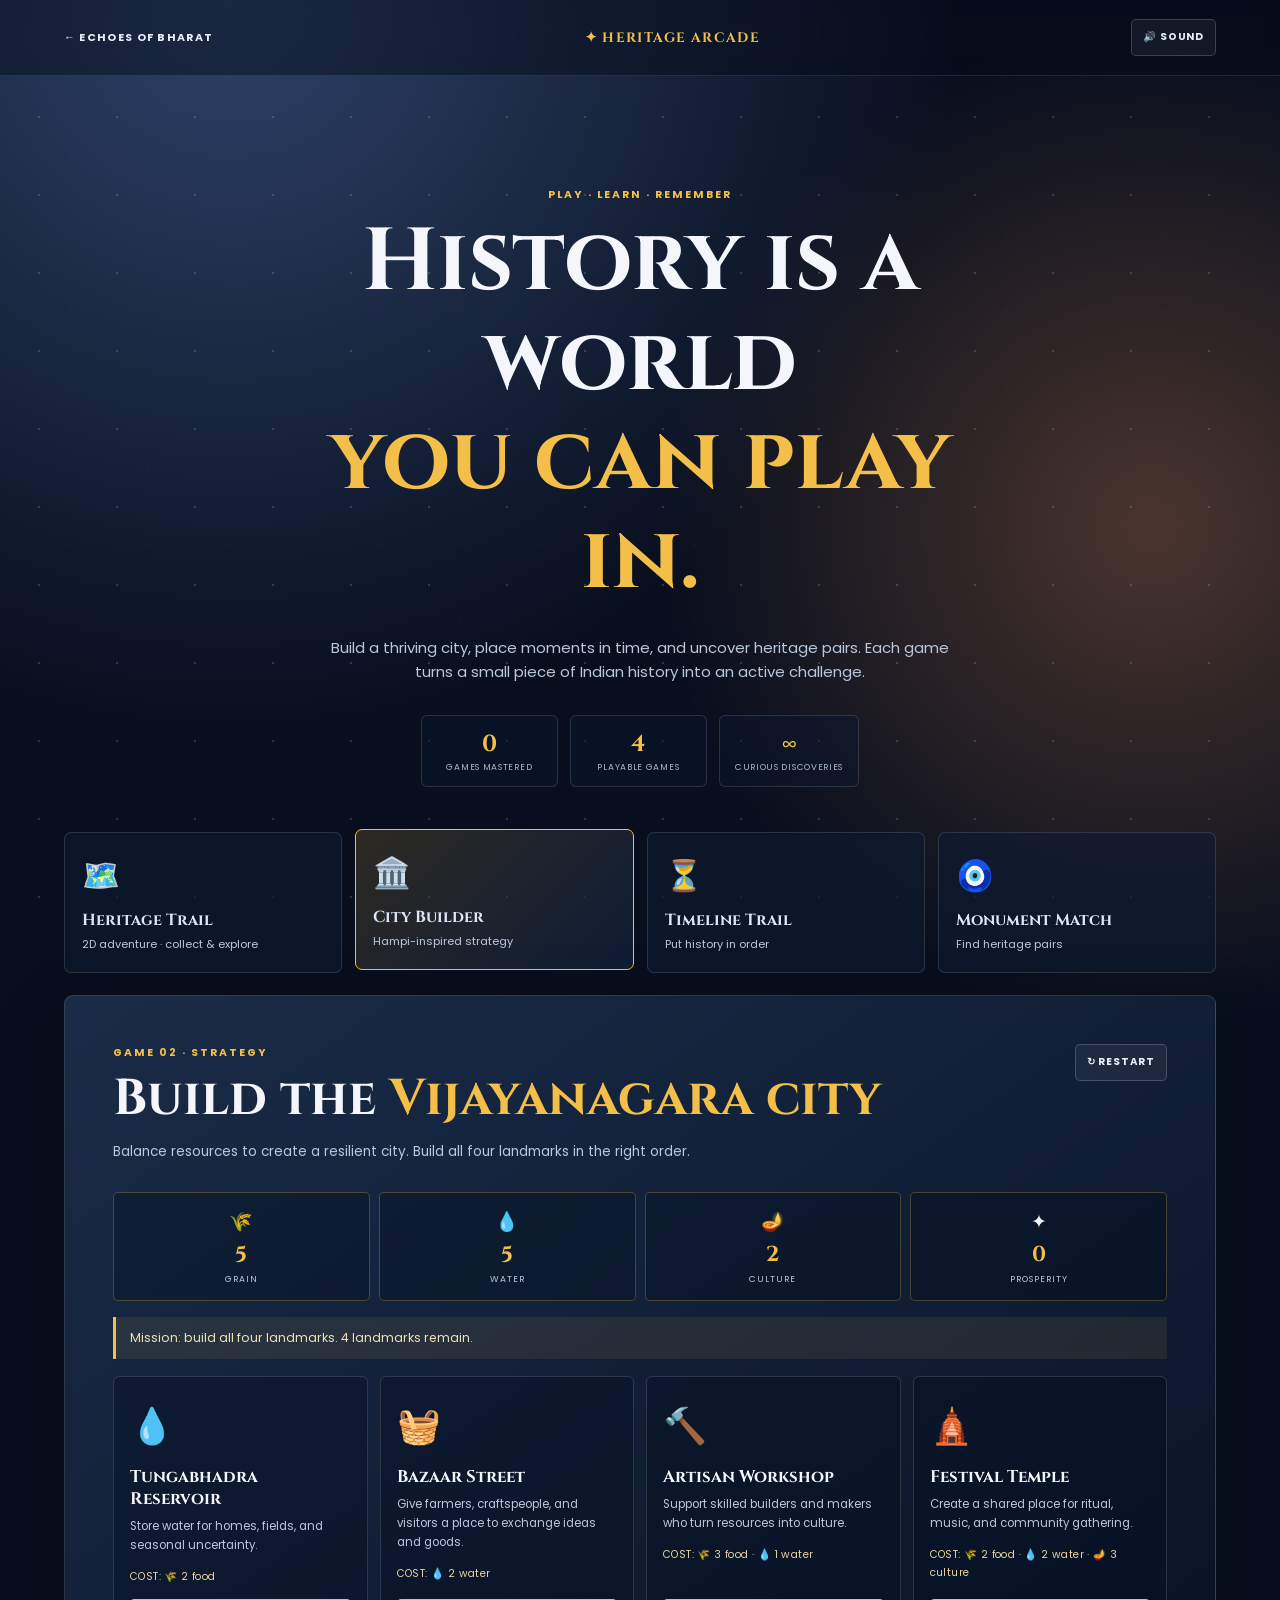
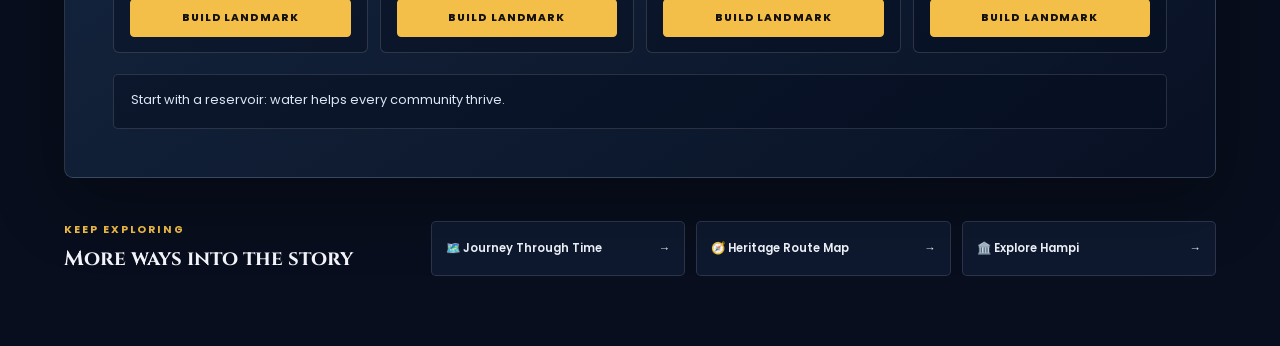
<file: index.html>
<!DOCTYPE html>
<html lang="en">
<head>
  <meta charset="UTF-8">
  <meta name="viewport" content="width=device-width, initial-scale=1.0">
  <meta name="description" content="Playable history games from Echoes of Bharat.">
  <title>Heritage Arcade | Echoes of Bharat</title>
  <link rel="preconnect" href="https://fonts.googleapis.com">
  <link rel="preconnect" href="https://fonts.gstatic.com" crossorigin>
  <link href="https://fonts.googleapis.com/css2?family=Cinzel:wght@500;600;700;800&family=Poppins:wght@400;500;600;700&display=swap" rel="stylesheet">
  <link rel="stylesheet" href="arcade.css">
</head>
<body>
  <div class="stars" aria-hidden="true"></div>
  <header class="arcade-header">
    <a class="back-link" href="../index.html">← ECHOES OF BHARAT</a>
    <p class="brand">✦ HERITAGE ARCADE</p>
    <button class="sound-toggle" id="soundToggle" type="button" aria-pressed="true">🔊 SOUND</button>
  </header>

  <main class="arcade-shell">
    <section class="arcade-hero" aria-labelledby="arcadeTitle">
      <p class="eyebrow">PLAY · LEARN · REMEMBER</p>
      <h1 id="arcadeTitle">History is a world<br><em>you can play in.</em></h1>
      <p>Build a thriving city, place moments in time, and uncover heritage pairs. Each game turns a small piece of Indian history into an active challenge.</p>
      <div class="arcade-stats" aria-label="Game statistics"><div><strong id="gamesWon">0</strong><span>games mastered</span></div><div><strong>4</strong><span>playable games</span></div><div><strong>∞</strong><span>curious discoveries</span></div></div>
    </section>

    <nav class="game-picker" aria-label="Choose a game">
      <button class="picker-card trail-picker" type="button" data-game="trail"><span>🗺️</span><strong>Heritage Trail</strong><small>2D adventure · collect &amp; explore</small></button>
      <button class="picker-card active" type="button" data-game="builder"><span>🏛️</span><strong>City Builder</strong><small>Hampi-inspired strategy</small></button>
      <button class="picker-card" type="button" data-game="timeline"><span>⏳</span><strong>Timeline Trail</strong><small>Put history in order</small></button>
      <button class="picker-card" type="button" data-game="memory"><span>🧿</span><strong>Monument Match</strong><small>Find heritage pairs</small></button>
    </nav>

    <section class="game-panel" id="trailGame" data-panel="trail" aria-labelledby="trailTitle">
      <div class="game-heading"><div><p class="eyebrow">GAME 01 · 2D EXPLORATION</p><h2 id="trailTitle">Run the <em>Heritage Trail</em></h2><p>Travel through three illustrated landscapes. Move, jump over broken paths, gather Memory Sparks, and reach each landmark. No questions—just exploration.</p></div><button class="restart-btn" type="button" id="trailRestart">↻ RESTART TRAIL</button></div>
      <div class="trail-hud" aria-label="Heritage Trail game status"><span>LOCATION <strong id="trailLocation">HAMPI BAZAAR</strong></span><span>SPARKS <strong id="trailSparks">0 / 6</strong></span><span>HEARTS <strong id="trailHearts">♥♥♥</strong></span><span>SCORE <strong id="trailScore">000</strong></span></div>
      <div class="trail-stage">
        <canvas id="trailCanvas" width="960" height="540" aria-label="Heritage Trail 2D game. Use left and right arrows to move, and space to jump.">Your browser needs canvas support to play this game.</canvas>
        <div class="trail-intro" id="trailIntro"><p class="eyebrow">YOUR MISSION</p><h3>Bring the story home.</h3><p>Find the glowing Memory Sparks before reaching the landmark. Use <b>← →</b> or <b>A D</b> to move and <b>SPACE</b> to jump.</p><button class="primary-btn" id="trailStart" type="button">BEGIN THE TRAIL →</button></div>
      </div>
      <div class="touch-controls" aria-label="Touch controls for Heritage Trail"><button type="button" data-trail-control="left" aria-label="Move left">←</button><button type="button" data-trail-control="jump" aria-label="Jump">JUMP</button><button type="button" data-trail-control="right" aria-label="Move right">→</button></div>
      <div class="trail-message game-feedback" id="trailMessage" aria-live="polite">The trail begins at Hampi. Gather every spark to restore the monument's memory.</div>
      <div class="trail-view" aria-label="Three dimensional heritage landmark view"><div class="view-copy"><p class="eyebrow">3D-STYLE LANDMARK VIEW</p><h3 id="viewTitle">Hampi's stone skyline</h3><p id="viewText">The game world uses layered depth and a rotating monument silhouette. Each completed trail changes this view.</p></div><div class="monument-model" id="monumentModel" aria-hidden="true"><i></i><b></b><span></span></div></div>
    </section>

    <section class="game-panel active" id="builderGame" data-panel="builder" aria-labelledby="builderTitle">
      <div class="game-heading"><div><p class="eyebrow">GAME 02 · STRATEGY</p><h2 id="builderTitle">Build the <em>Vijayanagara city</em></h2><p>Balance resources to create a resilient city. Build all four landmarks in the right order.</p></div><button class="restart-btn" type="button" data-restart="builder">↻ RESTART</button></div>
      <div class="resource-bar" aria-label="City resources"><div><span>🌾</span><strong id="foodValue">5</strong><small>grain</small></div><div><span>💧</span><strong id="waterValue">5</strong><small>water</small></div><div><span>🪔</span><strong id="cultureValue">2</strong><small>culture</small></div><div><span>✦</span><strong id="prosperityValue">0</strong><small>prosperity</small></div></div>
      <p class="mission" id="builderMission">Mission: raise a city that can feed, support, create, and celebrate with its people.</p>
      <div class="build-grid" id="buildGrid"></div>
      <div class="game-feedback" id="builderFeedback" aria-live="polite">Start with a reservoir: water helps every community thrive.</div>
    </section>

    <section class="game-panel" id="timelineGame" data-panel="timeline" aria-labelledby="timelineTitle">
      <div class="game-heading"><div><p class="eyebrow">GAME 03 · CHRONOLOGY</p><h2 id="timelineTitle">Walk the <em>Timeline Trail</em></h2><p>Choose the events in the order you think they happened, then test your historical instinct.</p></div><button class="restart-btn" type="button" data-restart="timeline">↻ NEW TRAIL</button></div>
      <div class="timeline-layout"><div><p class="instruction">Tap an event to place it on your trail.</p><div class="event-bank" id="eventBank"></div></div><div><p class="instruction">Your trail <span id="timelineCount">0 / 5</span></p><ol class="answer-trail" id="answerTrail"><li class="trail-placeholder">Your selected events will appear here.</li></ol><div class="timeline-actions"><button class="subtle-btn" id="undoTimeline" type="button">UNDO LAST</button><button class="primary-btn" id="checkTimeline" type="button">CHECK TIMELINE →</button></div></div></div>
      <div class="game-feedback" id="timelineFeedback" aria-live="polite">Look for broad eras first: ancient cities come before empires and monuments.</div>
    </section>

    <section class="game-panel" id="memoryGame" data-panel="memory" aria-labelledby="memoryTitle">
      <div class="game-heading"><div><p class="eyebrow">GAME 04 · MEMORY</p><h2 id="memoryTitle">Monument <em>Match</em></h2><p>Reveal the pairs. Each symbol leads back to a place, practice, or architectural idea worth remembering.</p></div><button class="restart-btn" type="button" data-restart="memory">↻ SHUFFLE</button></div>
      <div class="memory-status"><span>Moves <strong id="moveCount">0</strong></span><span>Pairs <strong id="pairCount">0 / 6</strong></span><span>Best <strong id="bestMoves">—</strong></span></div>
      <div class="memory-grid" id="memoryGrid" aria-label="Memory card game"></div>
      <div class="game-feedback" id="memoryFeedback" aria-live="polite">Find the matching heritage symbols with as few moves as you can.</div>
    </section>

    <section class="learn-links" aria-label="More Echoes of Bharat adventures">
      <div><p class="eyebrow">KEEP EXPLORING</p><h2>More ways into the story</h2></div>
      <a href="../journey.html">🗺️ Journey Through Time <span>→</span></a>
      <a href="../index.html#route">🧭 Heritage Route Map <span>→</span></a>
      <a href="../hampi.html">🏛️ Explore Hampi <span>→</span></a>
    </section>
  </main>

  <script src="arcade.js"></script>
</body>
</html>
</file>
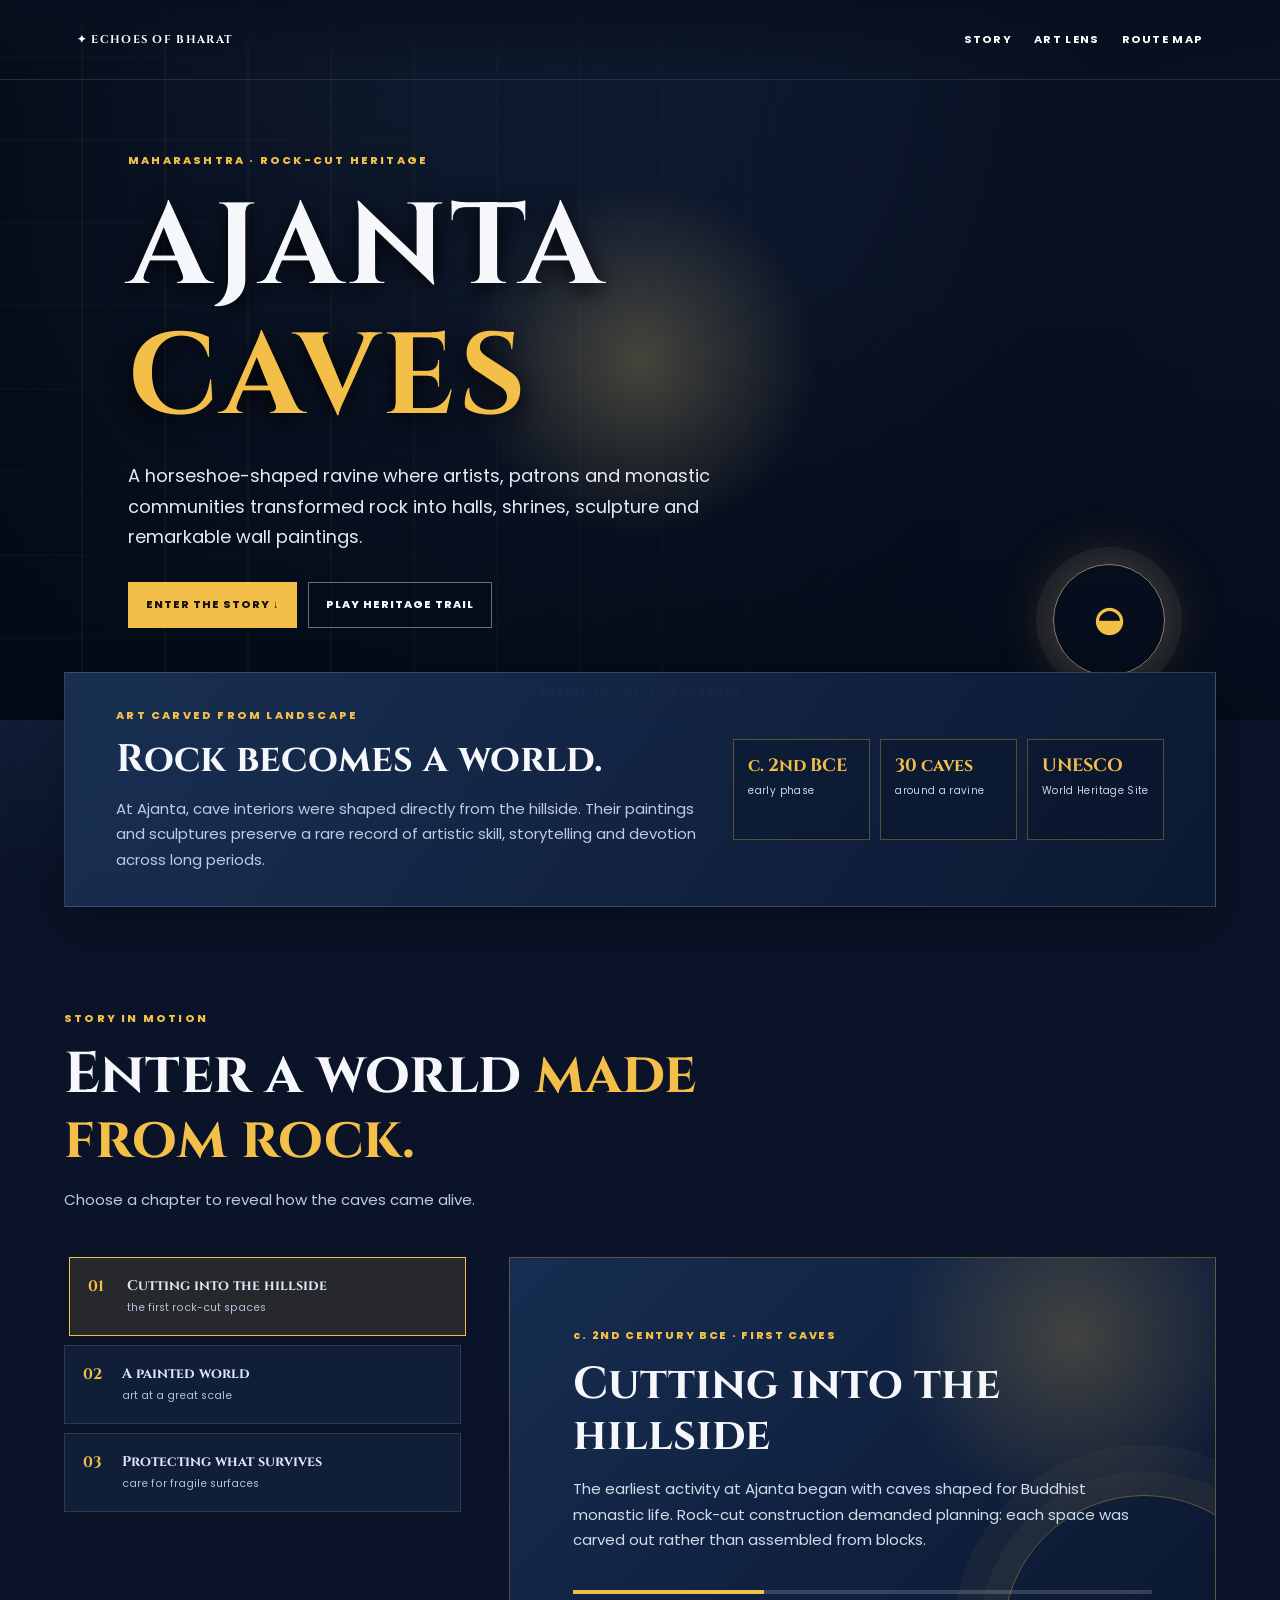
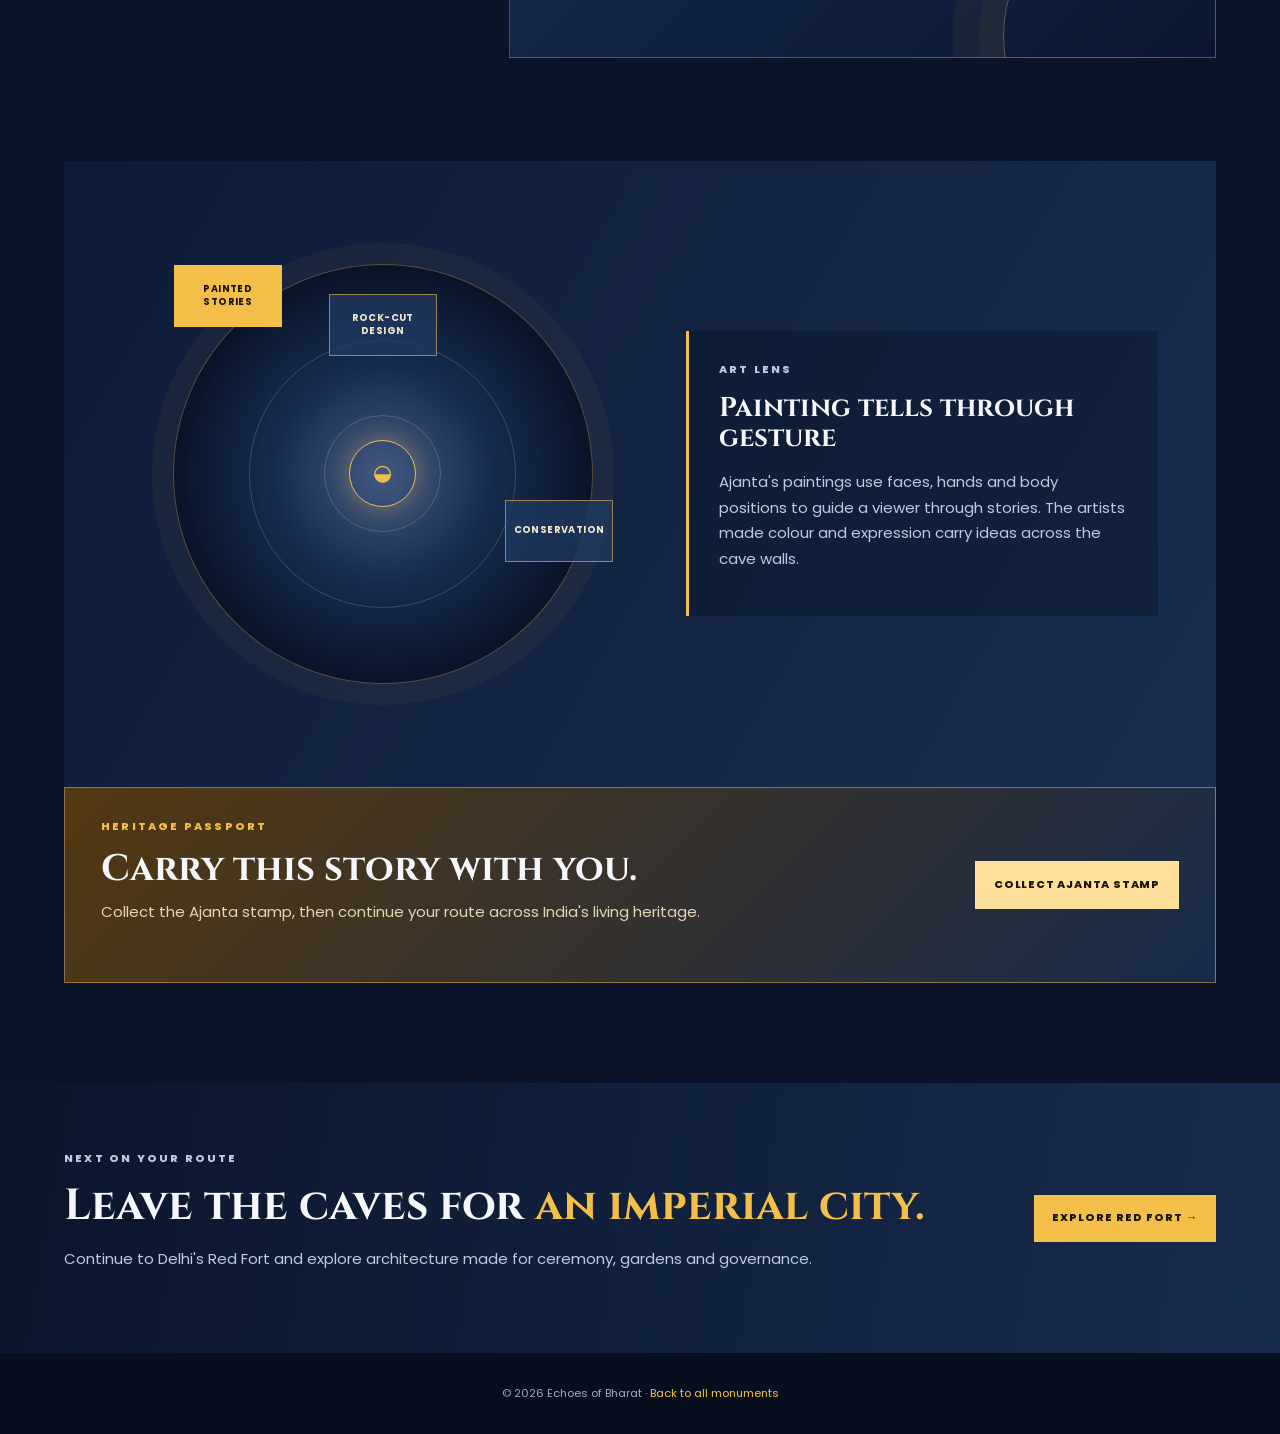
<file: ajanta.html>
<!doctype html><html lang="en"><head><meta charset="utf-8"><meta name="viewport" content="width=device-width,initial-scale=1"><meta name="description" content="An interactive visual story of Ajanta Caves."><title>Ajanta Caves | Echoes of Bharat</title><link rel="preconnect" href="https://fonts.googleapis.com"><link rel="preconnect" href="https://fonts.gstatic.com" crossorigin><link href="https://fonts.googleapis.com/css2?family=Cinzel:wght@500;600;700;800&family=Poppins:wght@400;500;600;700&display=swap" rel="stylesheet"><link rel="stylesheet" href="monument.css"></head><body data-monument="Ajanta Caves">
<header class="site-nav"><a class="brand" href="../index.html">✦ ECHOES OF BHARAT</a><nav><a href="#story">STORY</a><a href="#lens">ART LENS</a><a href="../journey.html">ROUTE MAP</a></nav></header><main><section class="monument-hero" style="--hero-image:url('https://commons.wikimedia.org/wiki/Special:Redirect/file/Ajanta_Caves_from_Maharashtra_state_of_India.jpg?width=1600')"><div class="hero-copy"><p class="eyebrow">MAHARASHTRA · ROCK-CUT HERITAGE</p><h1>AJANTA <em>CAVES</em></h1><p class="hero-subtitle">A horseshoe-shaped ravine where artists, patrons and monastic communities transformed rock into halls, shrines, sculpture and remarkable wall paintings.</p><div class="hero-actions"><a class="primary-action" href="#story">ENTER THE STORY ↓</a><a class="ghost-action" href="../arcade/index.html#trail">PLAY HERITAGE TRAIL</a></div></div><div class="hero-geo"><span>◒</span></div><span class="scroll-cue">SCROLL TO UNFOLD THE STORY</span></section><div class="story-shell"><section class="intro-strip reveal"><div><p class="eyebrow">ART CARVED FROM LANDSCAPE</p><h2>Rock becomes a world.</h2><p>At Ajanta, cave interiors were shaped directly from the hillside. Their paintings and sculptures preserve a rare record of artistic skill, storytelling and devotion across long periods.</p></div><div class="quick-facts"><div><strong>c. 2nd BCE</strong><span>early phase</span></div><div><strong>30 caves</strong><span>around a ravine</span></div><div><strong>UNESCO</strong><span>World Heritage Site</span></div></div></section><section id="story" class="section"><div class="section-heading reveal"><p class="eyebrow">STORY IN MOTION</p><h2>Enter a world <em>made from rock.</em></h2><p>Choose a chapter to reveal how the caves came alive.</p></div><div class="motion-layout reveal"><div class="story-controls"><button class="story-step active" type="button" data-number="01" data-date="c. 2ND CENTURY BCE · FIRST CAVES" data-title="Cutting into the hillside" data-story="The earliest activity at Ajanta began with caves shaped for Buddhist monastic life. Rock-cut construction demanded planning: each space was carved out rather than assembled from blocks."><strong>Cutting into the hillside</strong><small>the first rock-cut spaces</small></button><button class="story-step" type="button" data-number="02" data-date="5TH CENTURY CE · A FLOURISH" data-title="A painted world" data-story="Later activity under Vakataka patronage produced elaborate halls, shrines, sculpture and paintings. Artists used line, colour and gesture to make narrative scenes feel human and immediate."><strong>A painted world</strong><small>art at a great scale</small></button><button class="story-step" type="button" data-number="03" data-date="TODAY · FRAGILE COLOUR" data-title="Protecting what survives" data-story="Ajanta's paintings are sensitive to light, moisture and human activity. Thoughtful visitation and conservation help retain the subtle colours and details that make the caves extraordinary."><strong>Protecting what survives</strong><small>care for fragile surfaces</small></button></div><article class="story-display"><span class="step-label">c. 2ND CENTURY BCE · FIRST CAVES</span><h3>Cutting into the hillside</h3><p class="story-text">The earliest activity at Ajanta began with caves shaped for Buddhist monastic life. Rock-cut construction demanded planning: each space was carved out rather than assembled from blocks.</p><div class="story-progress"><i></i></div></article></div></section><section id="lens" class="section lens-section"><div class="story-shell lens-layout reveal"><div class="lens-orbit"><div class="lens-core">◒</div><button class="lens-token active" type="button" data-type="ART LENS" data-title="Painting tells through gesture" data-detail="Ajanta's paintings use faces, hands and body positions to guide a viewer through stories. The artists made colour and expression carry ideas across the cave walls.">PAINTED STORIES</button><button class="lens-token" type="button" data-type="SPACE LENS" data-title="Carving creates architecture" data-detail="Columns, ceilings and shrines appear built, yet they are shaped directly from a single rock mass. This is architecture by removal rather than addition.">ROCK-CUT DESIGN</button><button class="lens-token" type="button" data-type="CARE LENS" data-title="Light can change art" data-detail="The paintings have survived for centuries but remain fragile. Conservation demonstrates that access and protection must be balanced carefully.">CONSERVATION</button></div><article class="lens-detail"><p class="eyebrow">ART LENS</p><h3>Painting tells through gesture</h3><p>Ajanta's paintings use faces, hands and body positions to guide a viewer through stories. The artists made colour and expression carry ideas across the cave walls.</p></article></div></section><section class="passport-callout reveal"><div><p class="eyebrow">HERITAGE PASSPORT</p><h2>Carry this story with you.</h2><p>Collect the Ajanta stamp, then continue your route across India's living heritage.</p><p class="stamp-message" aria-live="polite"></p></div><button class="stamp-button" type="button">COLLECT AJANTA STAMP</button></section></div><section class="next-stop"><div><div><p class="eyebrow">NEXT ON YOUR ROUTE</p><h2>Leave the caves for <em>an imperial city.</em></h2><p>Continue to Delhi's Red Fort and explore architecture made for ceremony, gardens and governance.</p></div><a class="primary-action" href="red-fort.html">EXPLORE RED FORT →</a></div></section></main><footer class="page-footer">© 2026 Echoes of Bharat · <a href="../index.html#heritage">Back to all monuments</a></footer><script src="monument.js"></script></body></html>
</file>
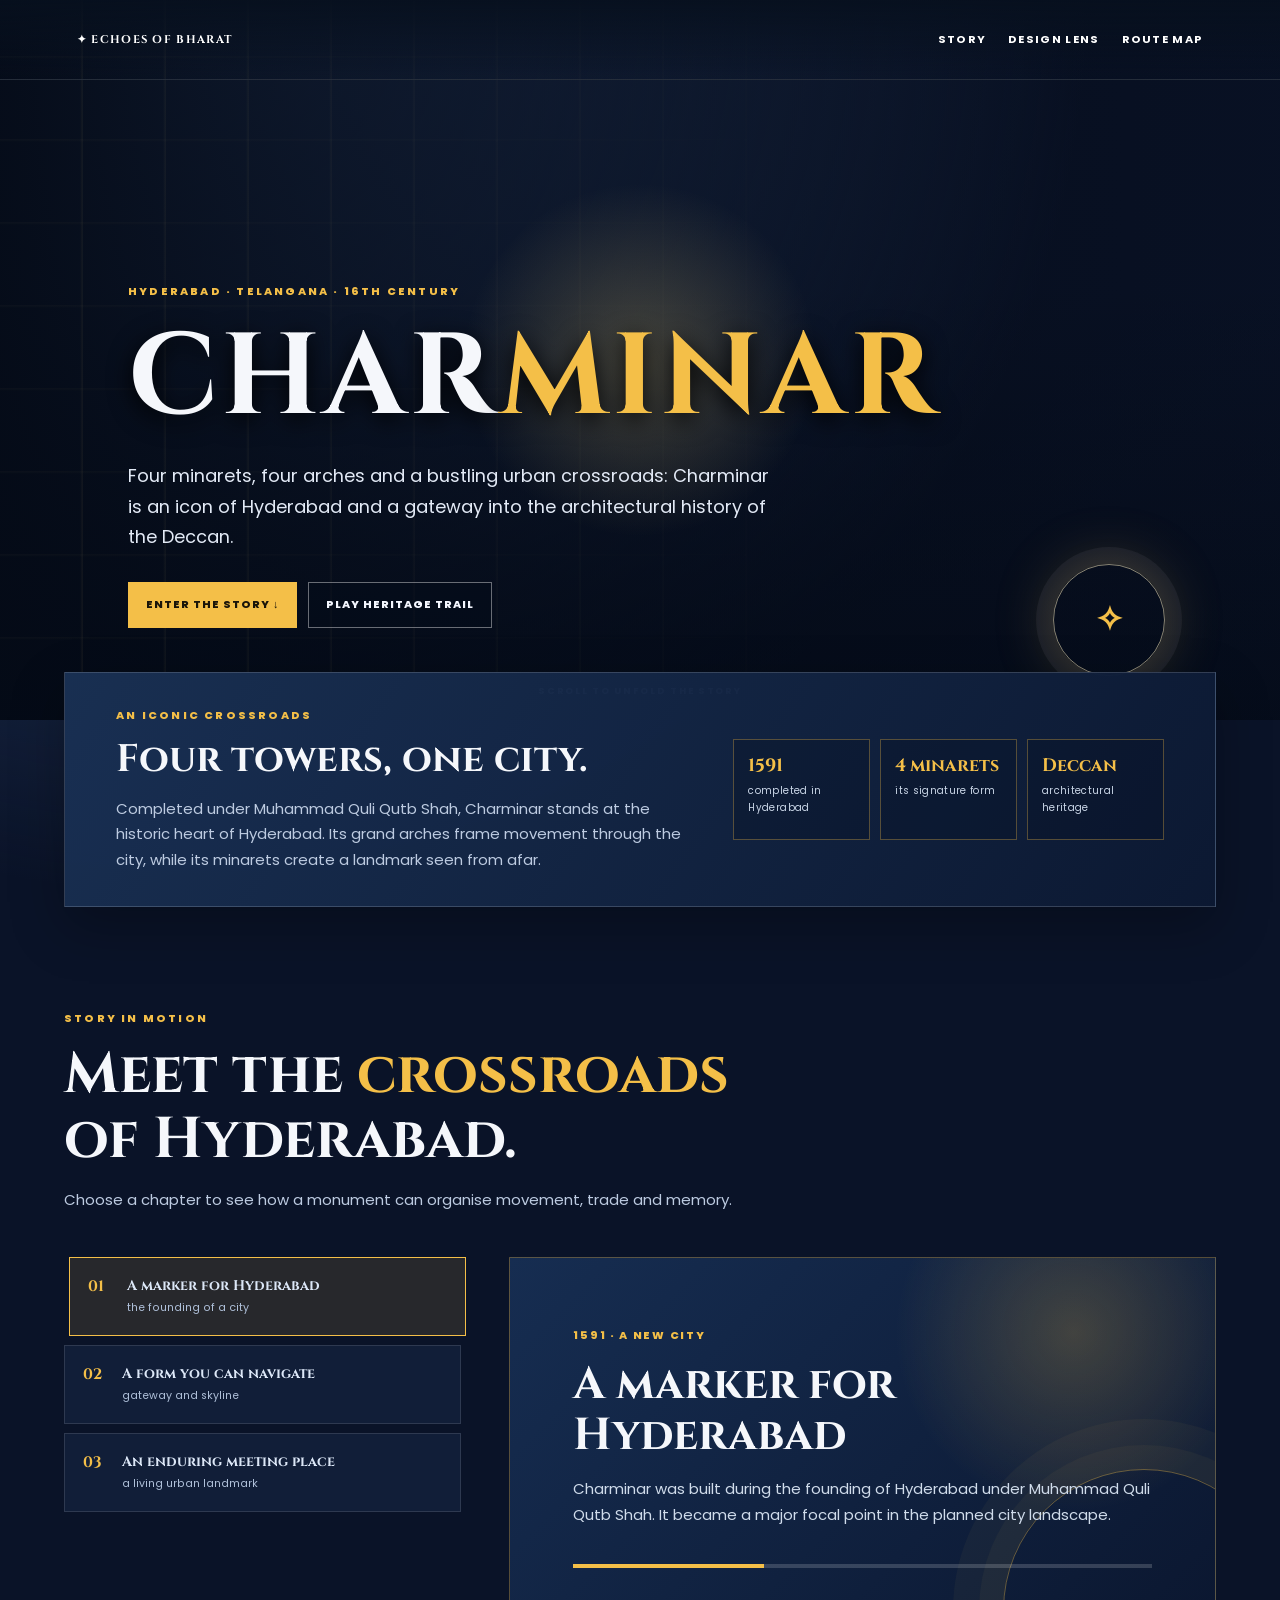
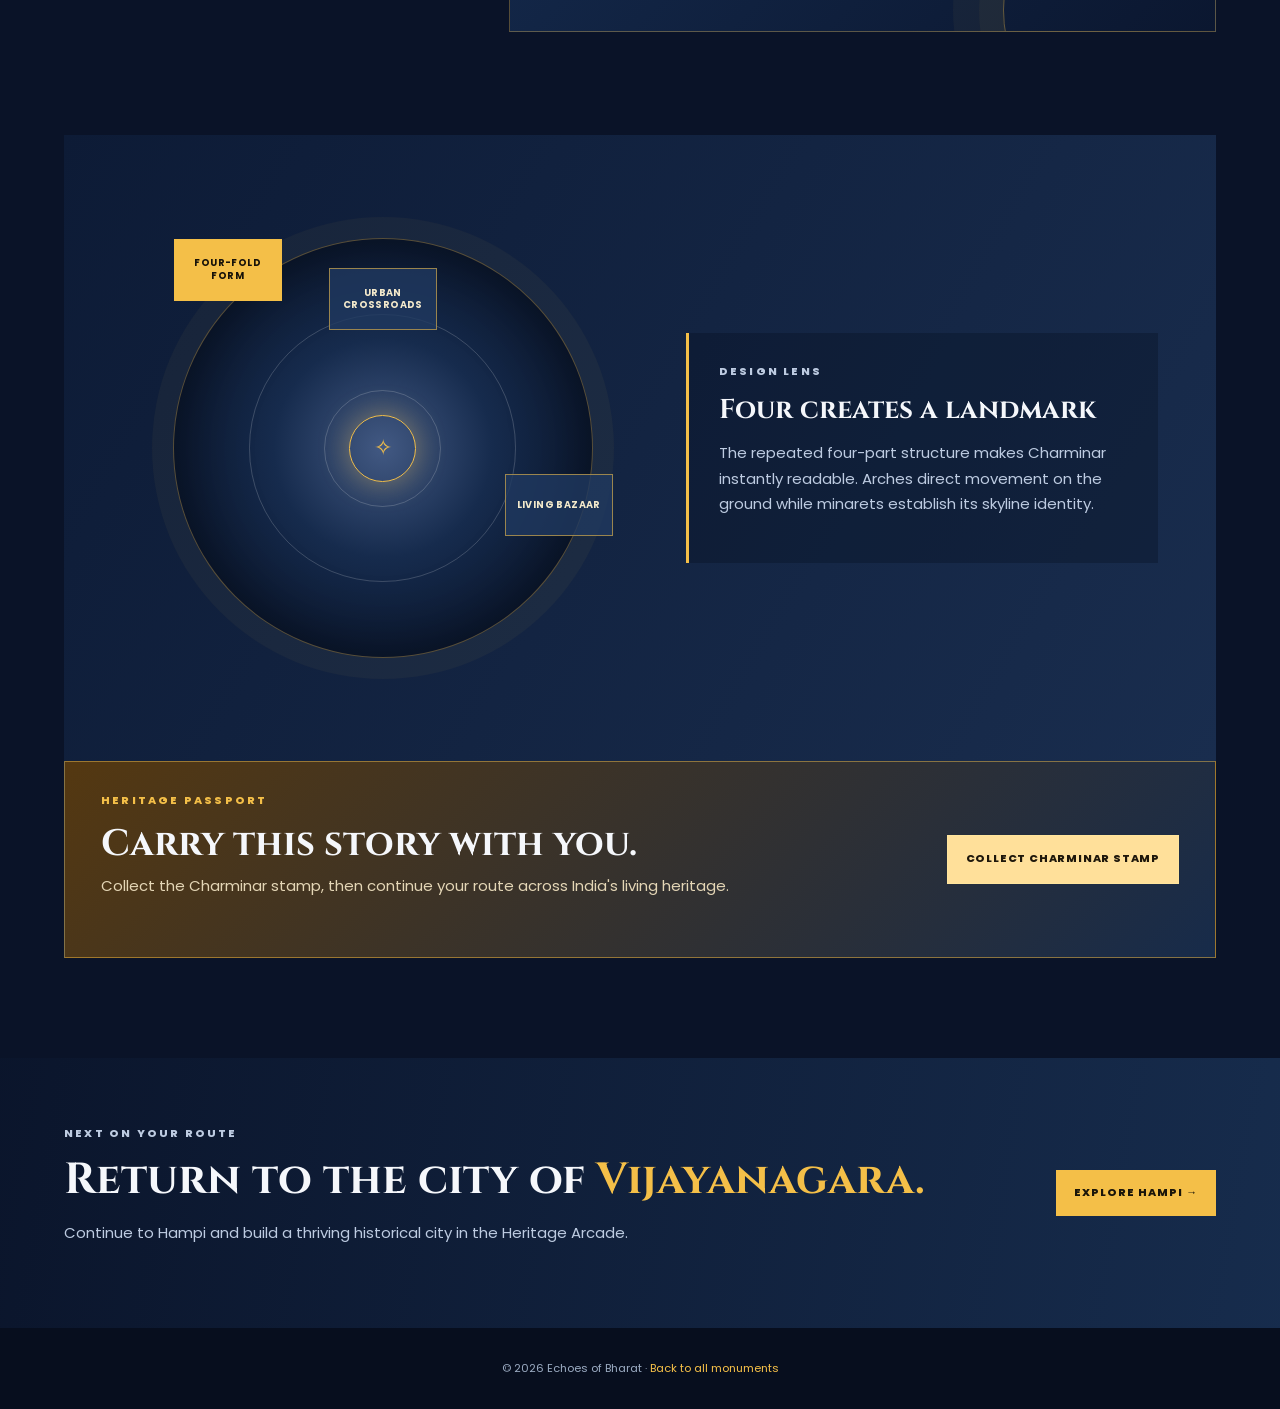
<file: charminar.html>
<!doctype html><html lang="en"><head><meta charset="utf-8"><meta name="viewport" content="width=device-width,initial-scale=1"><meta name="description" content="An interactive visual story of Charminar, Hyderabad."><title>Charminar | Echoes of Bharat</title><link rel="preconnect" href="https://fonts.googleapis.com"><link rel="preconnect" href="https://fonts.gstatic.com" crossorigin><link href="https://fonts.googleapis.com/css2?family=Cinzel:wght@500;600;700;800&family=Poppins:wght@400;500;600;700&display=swap" rel="stylesheet"><link rel="stylesheet" href="monument.css"></head><body data-monument="Charminar">
<header class="site-nav"><a class="brand" href="../index.html">✦ ECHOES OF BHARAT</a><nav><a href="#story">STORY</a><a href="#lens">DESIGN LENS</a><a href="../journey.html">ROUTE MAP</a></nav></header><main><section class="monument-hero" style="--hero-image:url('https://commons.wikimedia.org/wiki/Special:Redirect/file/Charminar_of_Hyderabad_Telangana.jpg?width=1600')"><div class="hero-copy"><p class="eyebrow">HYDERABAD · TELANGANA · 16TH CENTURY</p><h1>CHAR<em>MINAR</em></h1><p class="hero-subtitle">Four minarets, four arches and a bustling urban crossroads: Charminar is an icon of Hyderabad and a gateway into the architectural history of the Deccan.</p><div class="hero-actions"><a class="primary-action" href="#story">ENTER THE STORY ↓</a><a class="ghost-action" href="../arcade/index.html#trail">PLAY HERITAGE TRAIL</a></div></div><div class="hero-geo"><span>✧</span></div><span class="scroll-cue">SCROLL TO UNFOLD THE STORY</span></section><div class="story-shell"><section class="intro-strip reveal"><div><p class="eyebrow">AN ICONIC CROSSROADS</p><h2>Four towers, one city.</h2><p>Completed under Muhammad Quli Qutb Shah, Charminar stands at the historic heart of Hyderabad. Its grand arches frame movement through the city, while its minarets create a landmark seen from afar.</p></div><div class="quick-facts"><div><strong>1591</strong><span>completed in Hyderabad</span></div><div><strong>4 minarets</strong><span>its signature form</span></div><div><strong>Deccan</strong><span>architectural heritage</span></div></div></section><section id="story" class="section"><div class="section-heading reveal"><p class="eyebrow">STORY IN MOTION</p><h2>Meet the <em>crossroads</em> of Hyderabad.</h2><p>Choose a chapter to see how a monument can organise movement, trade and memory.</p></div><div class="motion-layout reveal"><div class="story-controls"><button class="story-step active" type="button" data-number="01" data-date="1591 · A NEW CITY" data-title="A marker for Hyderabad" data-story="Charminar was built during the founding of Hyderabad under Muhammad Quli Qutb Shah. It became a major focal point in the planned city landscape."><strong>A marker for Hyderabad</strong><small>the founding of a city</small></button><button class="story-step" type="button" data-number="02" data-date="FOUR ARCHES · FOUR MINARETS" data-title="A form you can navigate" data-story="Its great arches create routes through the structure, while each corner rises into a minaret. The design works at two scales: a close-up gateway and a distant city marker."><strong>A form you can navigate</strong><small>gateway and skyline</small></button><button class="story-step" type="button" data-number="03" data-date="TODAY · MARKET & MEMORY" data-title="An enduring meeting place" data-story="The lanes around Charminar remain closely associated with bustling commerce and public life. The monument endures because it is still woven into the rhythms of its city."><strong>An enduring meeting place</strong><small>a living urban landmark</small></button></div><article class="story-display"><span class="step-label">1591 · A NEW CITY</span><h3>A marker for Hyderabad</h3><p class="story-text">Charminar was built during the founding of Hyderabad under Muhammad Quli Qutb Shah. It became a major focal point in the planned city landscape.</p><div class="story-progress"><i></i></div></article></div></section><section id="lens" class="section lens-section"><div class="story-shell lens-layout reveal"><div class="lens-orbit"><div class="lens-core">✧</div><button class="lens-token active" type="button" data-type="DESIGN LENS" data-title="Four creates a landmark" data-detail="The repeated four-part structure makes Charminar instantly readable. Arches direct movement on the ground while minarets establish its skyline identity.">FOUR-FOLD FORM</button><button class="lens-token" type="button" data-type="CITY LENS" data-title="The building is a crossroads" data-detail="Charminar's arches connect streets and views, demonstrating that a monument can act as urban infrastructure as well as a visual symbol.">URBAN CROSSROADS</button><button class="lens-token" type="button" data-type="LIVING LENS" data-title="Markets keep stories active" data-detail="The surrounding bazaar districts make the area a continuing social space. Local life is part of the monument's meaning, not simply a backdrop.">LIVING BAZAAR</button></div><article class="lens-detail"><p class="eyebrow">DESIGN LENS</p><h3>Four creates a landmark</h3><p>The repeated four-part structure makes Charminar instantly readable. Arches direct movement on the ground while minarets establish its skyline identity.</p></article></div></section><section class="passport-callout reveal"><div><p class="eyebrow">HERITAGE PASSPORT</p><h2>Carry this story with you.</h2><p>Collect the Charminar stamp, then continue your route across India's living heritage.</p><p class="stamp-message" aria-live="polite"></p></div><button class="stamp-button" type="button">COLLECT CHARMINAR STAMP</button></section></div><section class="next-stop"><div><div><p class="eyebrow">NEXT ON YOUR ROUTE</p><h2>Return to the city of <em>Vijayanagara.</em></h2><p>Continue to Hampi and build a thriving historical city in the Heritage Arcade.</p></div><a class="primary-action" href="../hampi.html">EXPLORE HAMPI →</a></div></section></main><footer class="page-footer">© 2026 Echoes of Bharat · <a href="../index.html#heritage">Back to all monuments</a></footer><script src="monument.js"></script></body></html>
</file>
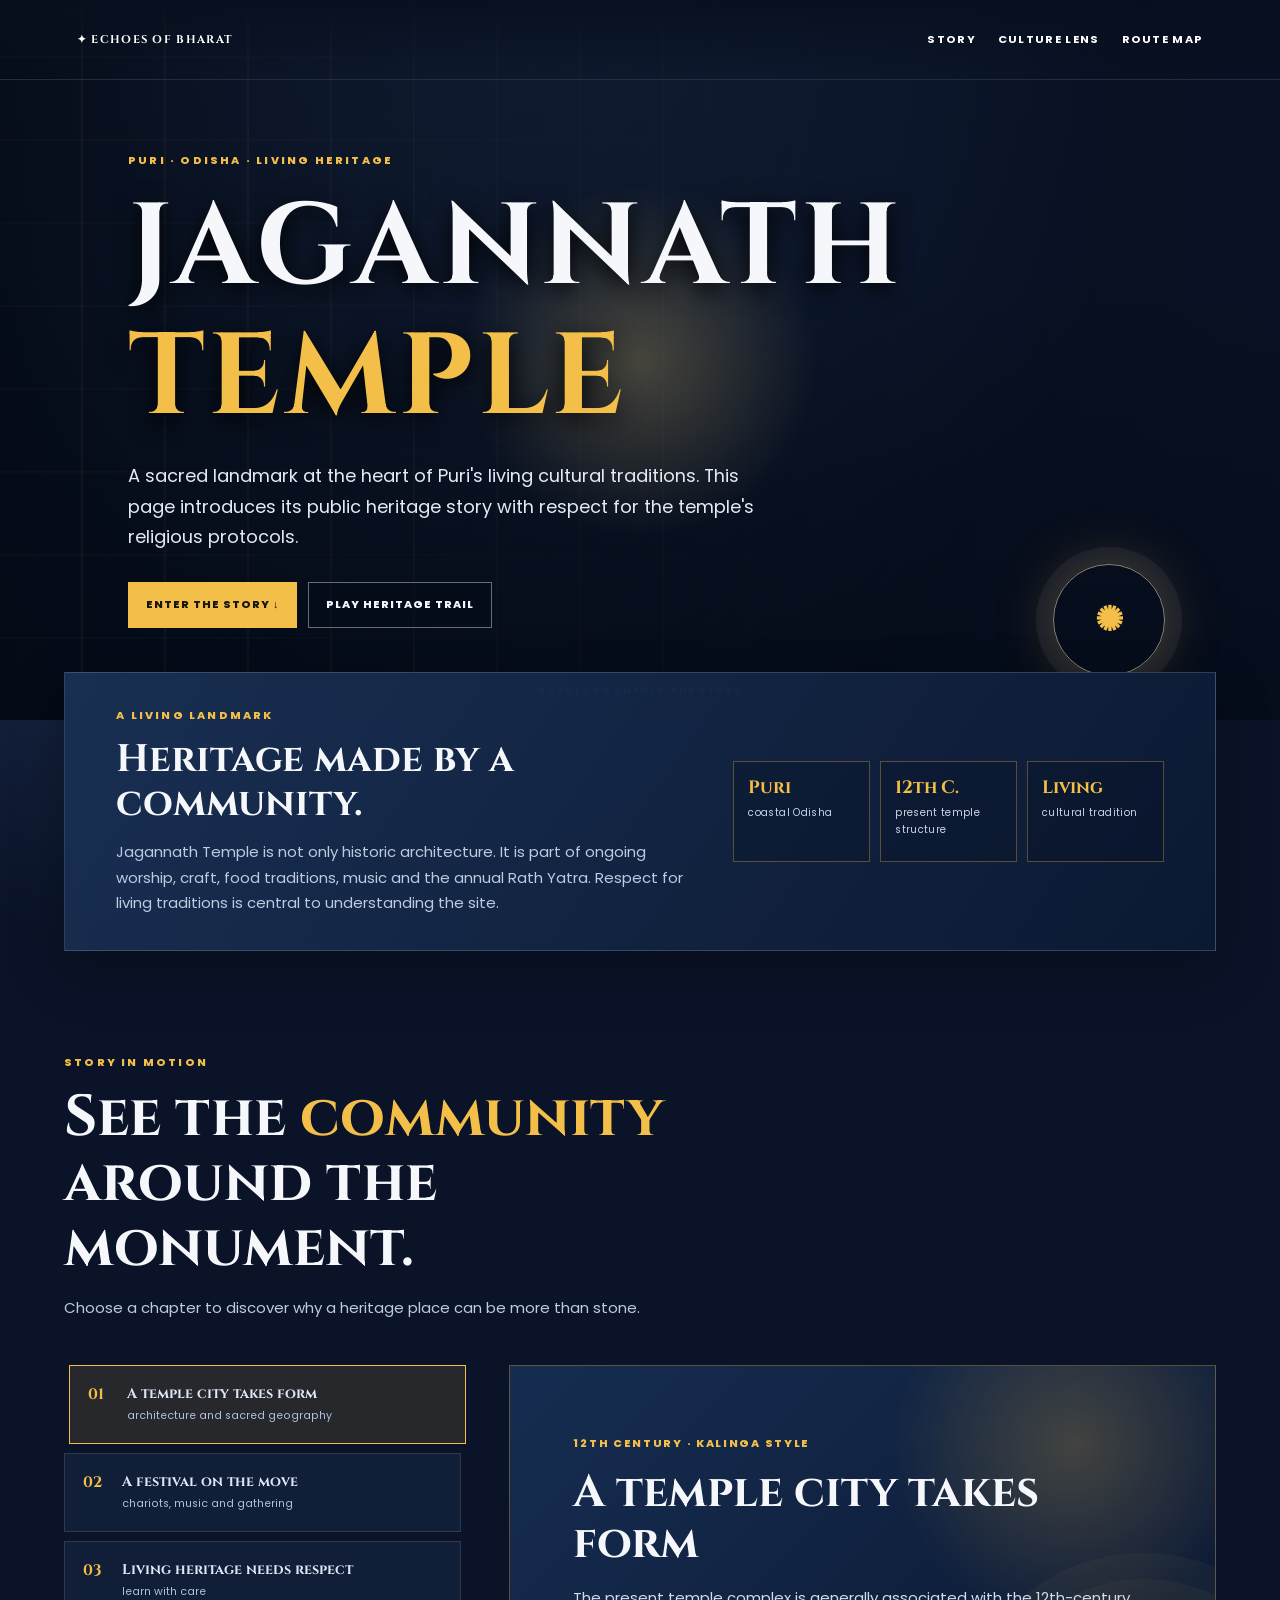
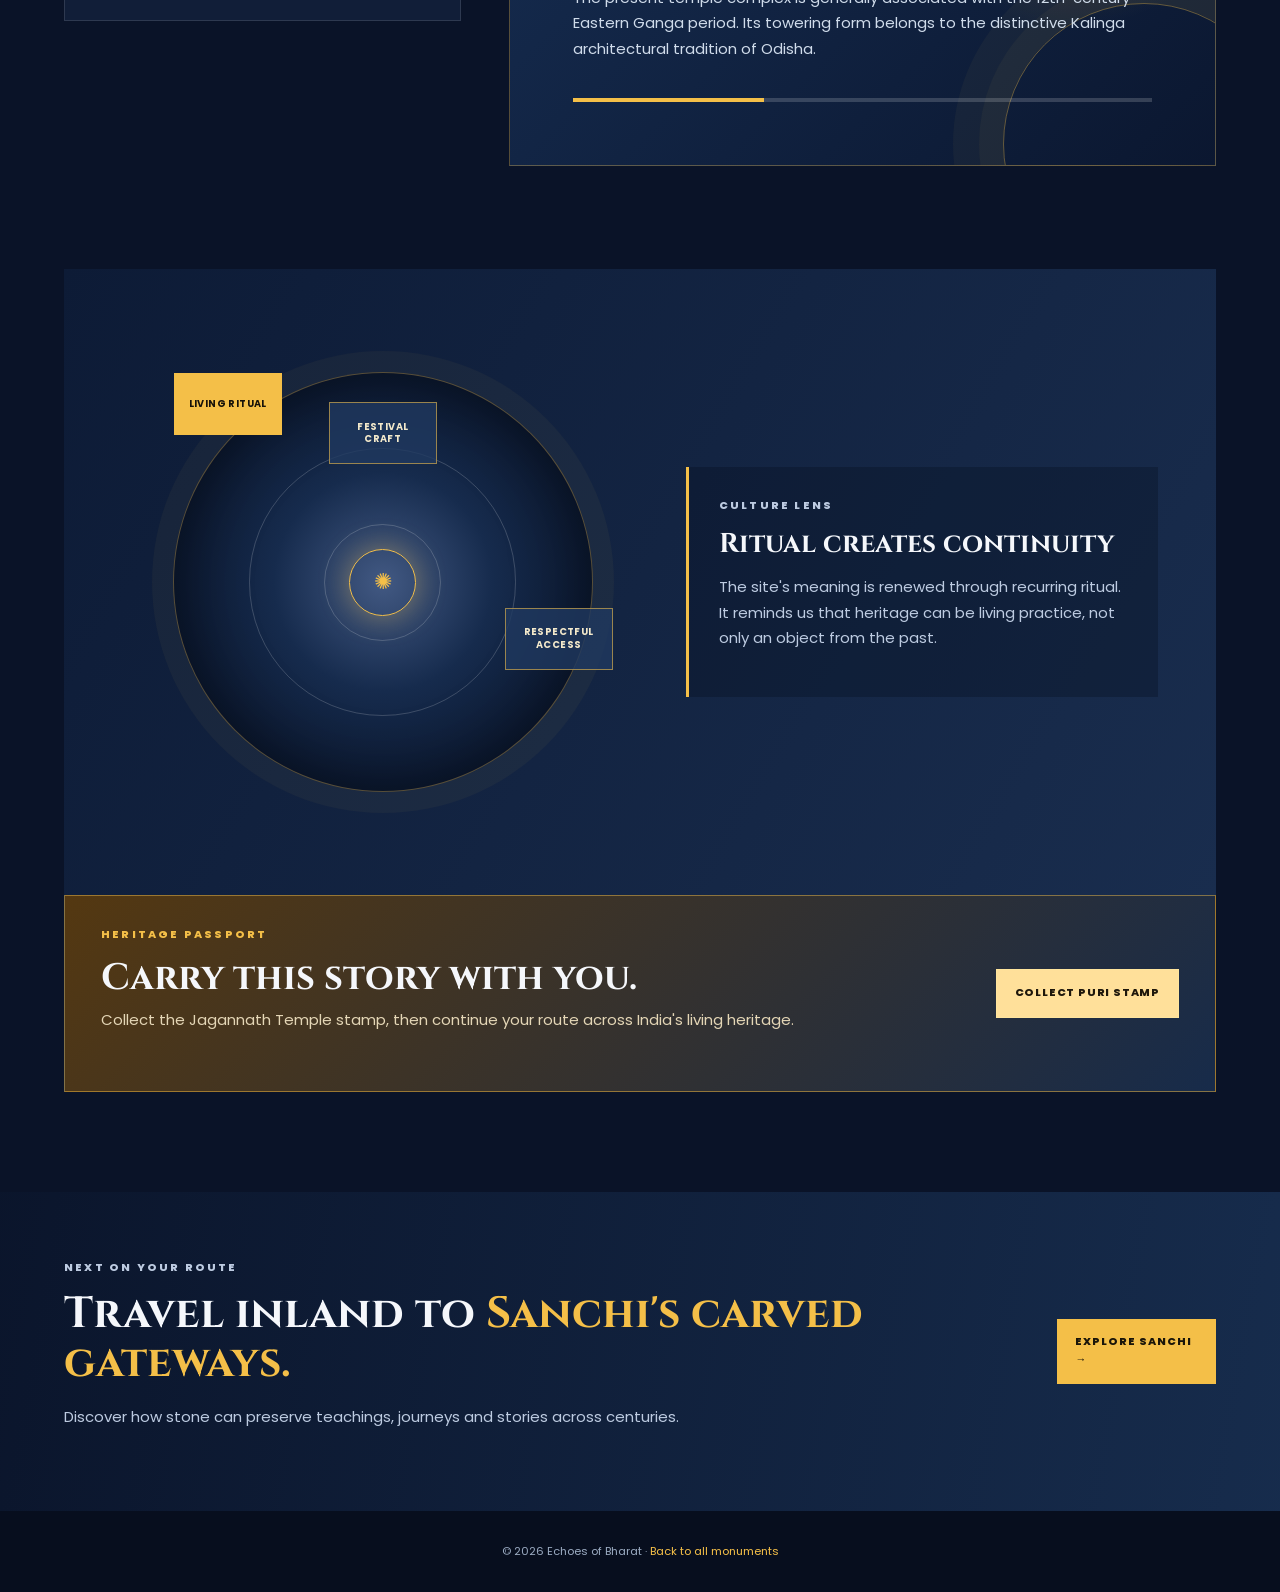
<file: jagannath.html>
<!doctype html><html lang="en"><head><meta charset="utf-8"><meta name="viewport" content="width=device-width,initial-scale=1"><meta name="description" content="An interactive visual story of Jagannath Temple, Puri."><title>Jagannath Temple | Echoes of Bharat</title><link rel="preconnect" href="https://fonts.googleapis.com"><link rel="preconnect" href="https://fonts.gstatic.com" crossorigin><link href="https://fonts.googleapis.com/css2?family=Cinzel:wght@500;600;700;800&family=Poppins:wght@400;500;600;700&display=swap" rel="stylesheet"><link rel="stylesheet" href="monument.css"></head><body data-monument="Jagannath Temple">
<header class="site-nav"><a class="brand" href="../index.html">✦ ECHOES OF BHARAT</a><nav><a href="#story">STORY</a><a href="#lens">CULTURE LENS</a><a href="../journey.html">ROUTE MAP</a></nav></header><main><section class="monument-hero" style="--hero-image:url('https://commons.wikimedia.org/wiki/Special:Redirect/file/Jagannath_temple_Puri.jpg?width=1600')"><div class="hero-copy"><p class="eyebrow">PURI · ODISHA · LIVING HERITAGE</p><h1>JAGANNATH <em>TEMPLE</em></h1><p class="hero-subtitle">A sacred landmark at the heart of Puri's living cultural traditions. This page introduces its public heritage story with respect for the temple's religious protocols.</p><div class="hero-actions"><a class="primary-action" href="#story">ENTER THE STORY ↓</a><a class="ghost-action" href="../arcade/index.html#trail">PLAY HERITAGE TRAIL</a></div></div><div class="hero-geo"><span>✺</span></div><span class="scroll-cue">SCROLL TO UNFOLD THE STORY</span></section><div class="story-shell"><section class="intro-strip reveal"><div><p class="eyebrow">A LIVING LANDMARK</p><h2>Heritage made by a community.</h2><p>Jagannath Temple is not only historic architecture. It is part of ongoing worship, craft, food traditions, music and the annual Rath Yatra. Respect for living traditions is central to understanding the site.</p></div><div class="quick-facts"><div><strong>Puri</strong><span>coastal Odisha</span></div><div><strong>12th C.</strong><span>present temple structure</span></div><div><strong>Living</strong><span>cultural tradition</span></div></div></section><section id="story" class="section"><div class="section-heading reveal"><p class="eyebrow">STORY IN MOTION</p><h2>See the <em>community</em> around the monument.</h2><p>Choose a chapter to discover why a heritage place can be more than stone.</p></div><div class="motion-layout reveal"><div class="story-controls"><button class="story-step active" type="button" data-number="01" data-date="12TH CENTURY · KALINGA STYLE" data-title="A temple city takes form" data-story="The present temple complex is generally associated with the 12th-century Eastern Ganga period. Its towering form belongs to the distinctive Kalinga architectural tradition of Odisha."><strong>A temple city takes form</strong><small>architecture and sacred geography</small></button><button class="story-step" type="button" data-number="02" data-date="EVERY YEAR · RATH YATRA" data-title="A festival on the move" data-story="During the Rath Yatra, the deities travel in great chariots. This public procession connects ritual, craftsmanship, movement and large-scale community participation."><strong>A festival on the move</strong><small>chariots, music and gathering</small></button><button class="story-step" type="button" data-number="03" data-date="TODAY · RESPECTFUL VISITING" data-title="Living heritage needs respect" data-story="A meaningful visit begins with observing the temple's rules and the community's religious customs. Heritage education should make room for both learning and reverence."><strong>Living heritage needs respect</strong><small>learn with care</small></button></div><article class="story-display"><span class="step-label">12TH CENTURY · KALINGA STYLE</span><h3>A temple city takes form</h3><p class="story-text">The present temple complex is generally associated with the 12th-century Eastern Ganga period. Its towering form belongs to the distinctive Kalinga architectural tradition of Odisha.</p><div class="story-progress"><i></i></div></article></div></section><section id="lens" class="section lens-section"><div class="story-shell lens-layout reveal"><div class="lens-orbit"><div class="lens-core">✺</div><button class="lens-token active" type="button" data-type="CULTURE LENS" data-title="Ritual creates continuity" data-detail="The site's meaning is renewed through recurring ritual. It reminds us that heritage can be living practice, not only an object from the past.">LIVING RITUAL</button><button class="lens-token" type="button" data-type="CRAFT LENS" data-title="Many crafts, one festival" data-detail="Chariot making and festival preparation involve skills handed down through communities. These practices show how intangible heritage and architecture are linked.">FESTIVAL CRAFT</button><button class="lens-token" type="button" data-type="VISITOR LENS" data-title="Observe public protocols" data-detail="Some spaces and practices are governed by religious rules. A thoughtful heritage explorer learns from the public story while honouring access guidance and local custom.">RESPECTFUL ACCESS</button></div><article class="lens-detail"><p class="eyebrow">CULTURE LENS</p><h3>Ritual creates continuity</h3><p>The site's meaning is renewed through recurring ritual. It reminds us that heritage can be living practice, not only an object from the past.</p></article></div></section><section class="passport-callout reveal"><div><p class="eyebrow">HERITAGE PASSPORT</p><h2>Carry this story with you.</h2><p>Collect the Jagannath Temple stamp, then continue your route across India's living heritage.</p><p class="stamp-message" aria-live="polite"></p></div><button class="stamp-button" type="button">COLLECT PURI STAMP</button></section></div><section class="next-stop"><div><div><p class="eyebrow">NEXT ON YOUR ROUTE</p><h2>Travel inland to <em>Sanchi's carved gateways.</em></h2><p>Discover how stone can preserve teachings, journeys and stories across centuries.</p></div><a class="primary-action" href="sanchi.html">EXPLORE SANCHI →</a></div></section></main><footer class="page-footer">© 2026 Echoes of Bharat · <a href="../index.html#heritage">Back to all monuments</a></footer><script src="monument.js"></script></body></html>
</file>
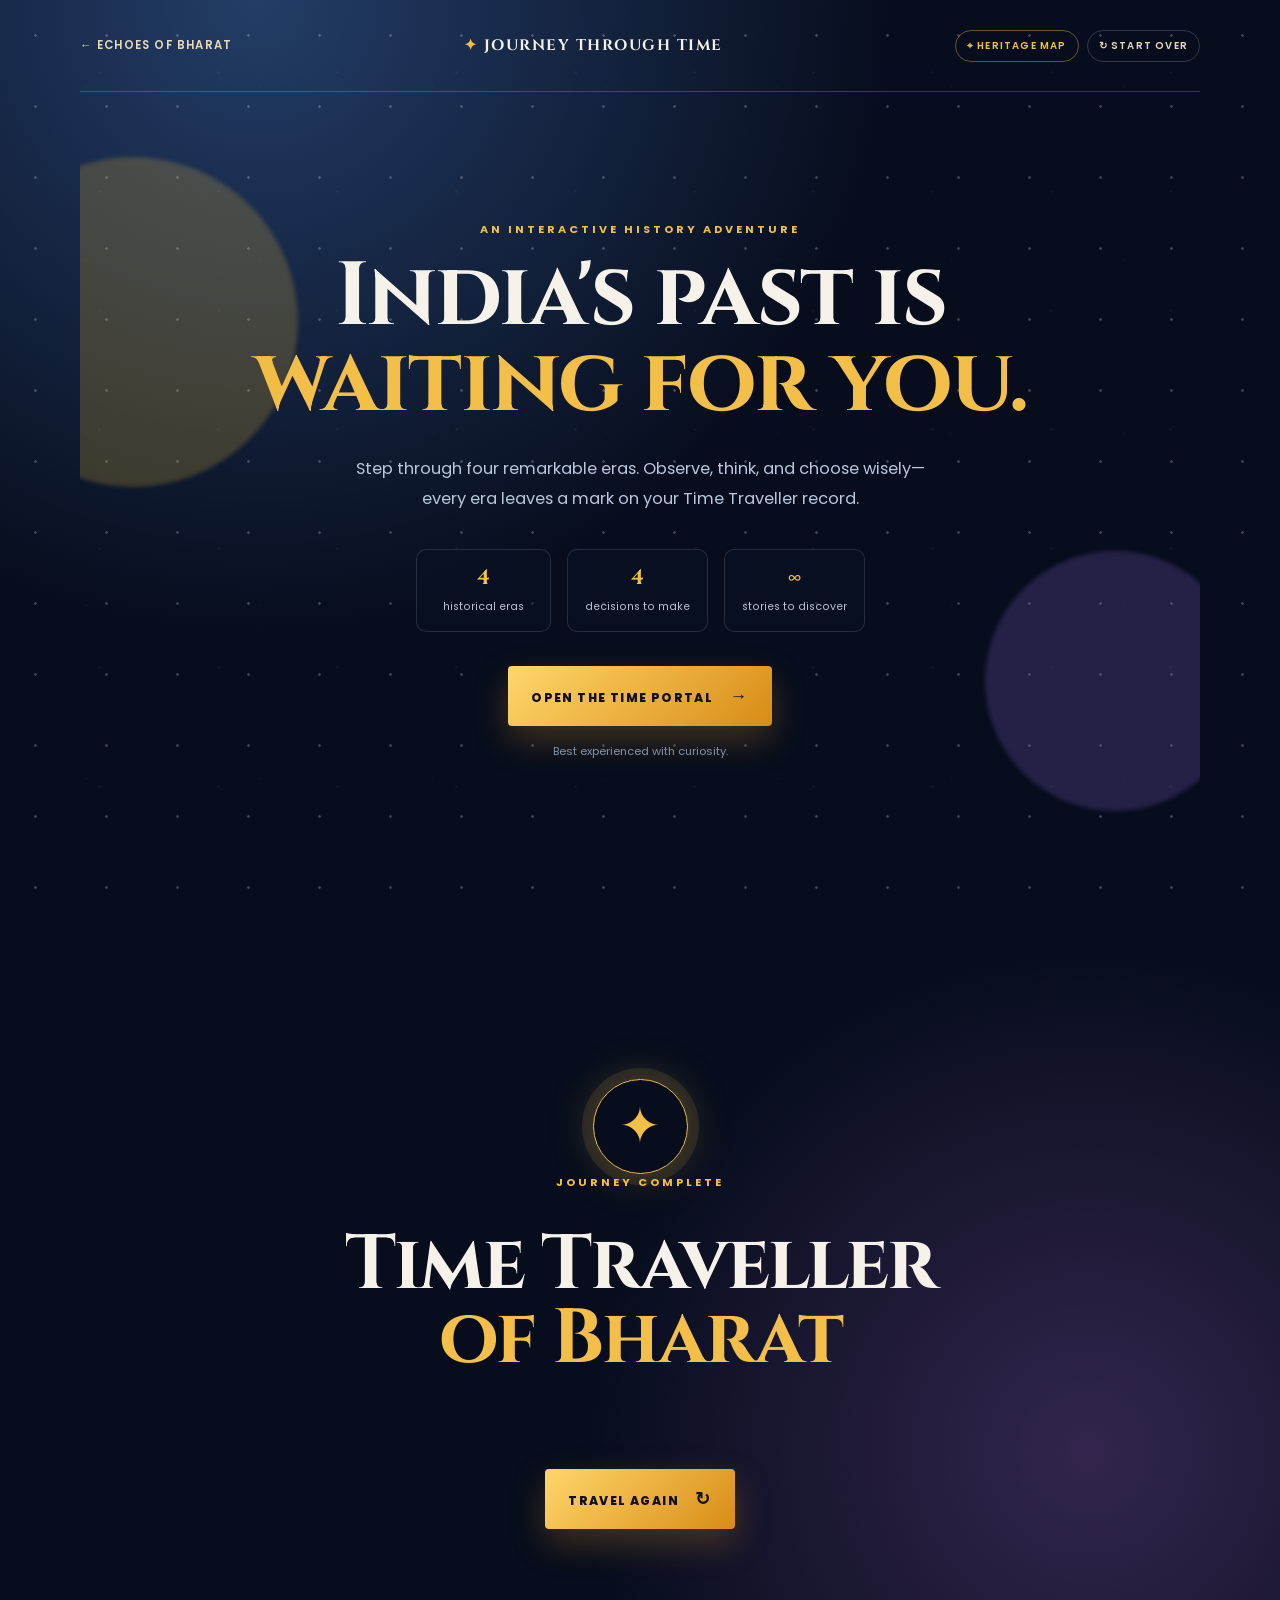
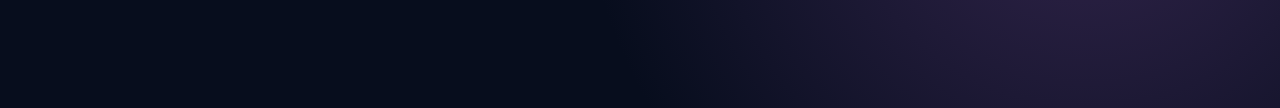
<file: journey.html>
<!DOCTYPE html>
<html lang="en">
<head>
  <meta charset="UTF-8">
  <meta name="viewport" content="width=device-width, initial-scale=1.0">
  <title>Journey Through Time | Echoes of Bharat</title>
  <link rel="preconnect" href="https://fonts.googleapis.com">
  <link rel="preconnect" href="https://fonts.gstatic.com" crossorigin>
  <link href="https://fonts.googleapis.com/css2?family=Cinzel:wght@500;600;700;800&family=Poppins:wght@300;400;500;600;700&display=swap" rel="stylesheet">
  <link rel="stylesheet" href="journey.css">
  <link rel="stylesheet" href="journey-satellite.css">
</head>
<body>
  <div class="stars" aria-hidden="true"></div>
  <main class="journey-shell">
    <header class="journey-header">
      <a class="back-link" href="index.html">← ECHOES OF BHARAT</a>
      <div class="header-title"><span>✦</span> JOURNEY THROUGH TIME</div>
      <div class="header-actions"><button class="map-btn" id="openMap" type="button">⌖ HERITAGE MAP</button><button class="reset-btn" id="resetJourney" type="button">↻ START OVER</button></div>
    </header>

    <section id="welcomeScreen" class="screen welcome-screen">
      <div class="orb orb-one"></div><div class="orb orb-two"></div>
      <p class="eyebrow">AN INTERACTIVE HISTORY ADVENTURE</p>
      <h1>India's past is<br><em>waiting for you.</em></h1>
      <p class="intro">Step through four remarkable eras. Observe, think, and choose wisely—every era leaves a mark on your Time Traveller record.</p>
      <div class="stat-row">
        <div><strong>4</strong><span>historical eras</span></div>
        <div><strong>4</strong><span>decisions to make</span></div>
        <div><strong>∞</strong><span>stories to discover</span></div>
      </div>
      <button class="primary-btn pulse" id="beginJourney" type="button">OPEN THE TIME PORTAL <span>→</span></button>
      <p class="tip">Best experienced with curiosity.</p>
    </section>

    <section id="timelineScreen" class="screen timeline-screen hidden">
      <div class="timeline-intro"><p class="eyebrow">CHOOSE AN ERA</p><h2>Where will you arrive?</h2><p>Your next stop is unlocked by completing the era before it.</p></div>
      <div id="eraGrid" class="era-grid"></div>
    </section>

    <section id="storyScreen" class="screen story-screen hidden">
      <div class="story-top"><button class="text-btn" id="backToTimeline" type="button">← TIMELINE</button><div id="progressText">ERA 1 OF 4</div></div>
      <div class="progress-track"><div id="progressFill" class="progress-fill"></div></div>
      <article id="storyCard" class="story-card"></article>
    </section>

    <section id="resultScreen" class="screen result-screen hidden">
      <div class="result-medallion">✦</div>
      <p class="eyebrow">JOURNEY COMPLETE</p>
      <h2>Time Traveller<br><em>of Bharat</em></h2>
      <p id="resultMessage" class="result-message"></p>
      <div id="memoryList" class="memory-list"></div>
      <button class="primary-btn" id="travelAgain" type="button">TRAVEL AGAIN <span>↻</span></button>
    </section>
    <section id="mapScreen" class="screen map-screen hidden">
      <div class="map-heading"><div><p class="eyebrow">EXPLORE THE SUBCONTINENT</p><h2>India's live <em>satellite map</em></h2><p>Open current satellite imagery in Google Maps, then choose a heritage stop for its exact location and story.</p></div><button class="text-btn" id="mapBack" type="button">← BACK TO JOURNEY</button></div>
      <div class="map-layout"><div id="heritageMap" aria-label="Interactive map of historical places in India"></div><aside id="placePanel" class="place-panel"><div class="place-symbol">⌖</div><p class="eyebrow">SELECT A PLACE</p><h3>Every marker holds a story.</h3><p>Explore the map to find the cities, monuments, and sites that shaped India's history.</p></aside></div>
      <div id="placeChips" class="place-chips"></div>
    </section>
  </main>
  <script src="journey.js"></script>
</body>
</html>
</file>
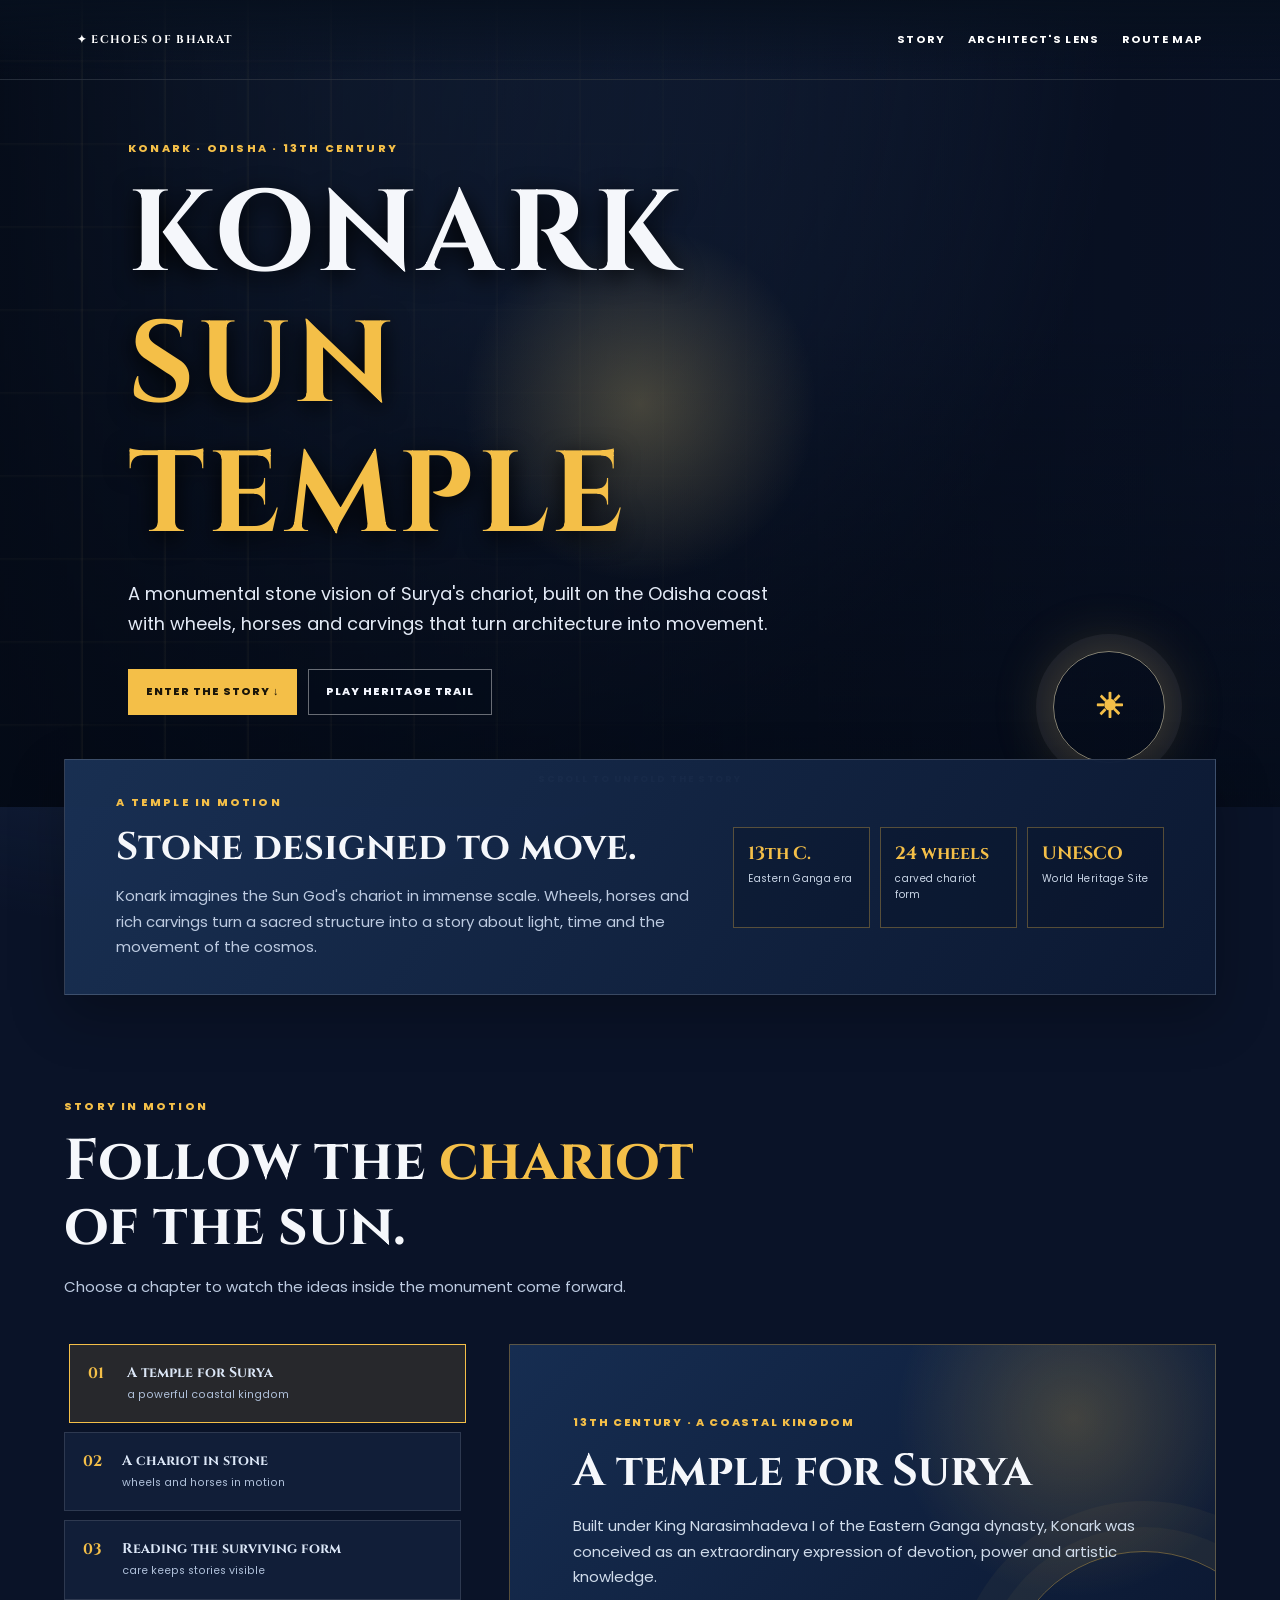
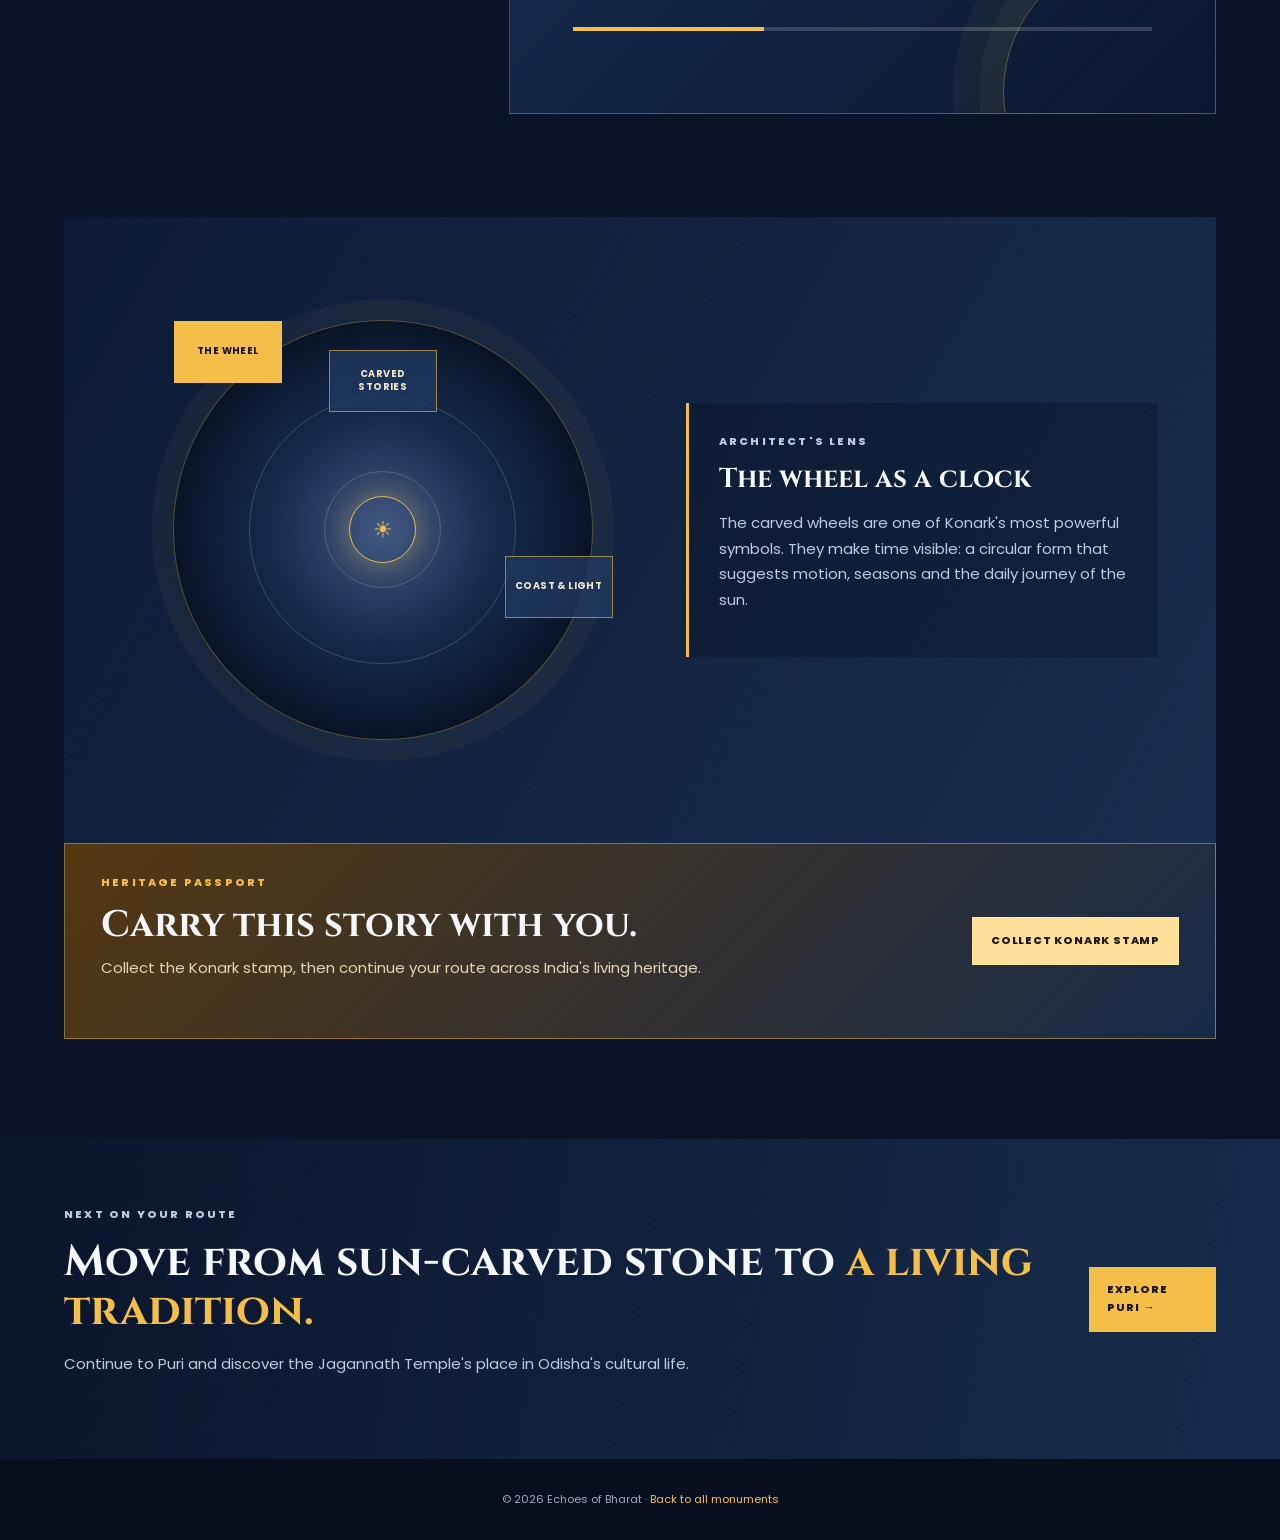
<file: konark.html>
<!doctype html><html lang="en"><head><meta charset="utf-8"><meta name="viewport" content="width=device-width,initial-scale=1"><meta name="description" content="An interactive visual story of Konark Sun Temple."><title>Konark Sun Temple | Echoes of Bharat</title><link rel="preconnect" href="https://fonts.googleapis.com"><link rel="preconnect" href="https://fonts.gstatic.com" crossorigin><link href="https://fonts.googleapis.com/css2?family=Cinzel:wght@500;600;700;800&family=Poppins:wght@400;500;600;700&display=swap" rel="stylesheet"><link rel="stylesheet" href="monument.css"></head><body data-monument="Konark Sun Temple">
<header class="site-nav"><a class="brand" href="../index.html">✦ ECHOES OF BHARAT</a><nav><a href="#story">STORY</a><a href="#lens">ARCHITECT'S LENS</a><a href="../journey.html">ROUTE MAP</a></nav></header><main><section class="monument-hero" style="--hero-image:url('https://commons.wikimedia.org/wiki/Special:Redirect/file/Sun_Temple_at_Konark.jpg?width=1600')"><div class="hero-copy"><p class="eyebrow">KONARK · ODISHA · 13TH CENTURY</p><h1>KONARK <em>SUN TEMPLE</em></h1><p class="hero-subtitle">A monumental stone vision of Surya's chariot, built on the Odisha coast with wheels, horses and carvings that turn architecture into movement.</p><div class="hero-actions"><a class="primary-action" href="#story">ENTER THE STORY ↓</a><a class="ghost-action" href="../arcade/index.html#trail">PLAY HERITAGE TRAIL</a></div></div><div class="hero-geo"><span>☀</span></div><span class="scroll-cue">SCROLL TO UNFOLD THE STORY</span></section><div class="story-shell"><section class="intro-strip reveal"><div><p class="eyebrow">A TEMPLE IN MOTION</p><h2>Stone designed to move.</h2><p>Konark imagines the Sun God's chariot in immense scale. Wheels, horses and rich carvings turn a sacred structure into a story about light, time and the movement of the cosmos.</p></div><div class="quick-facts"><div><strong>13th C.</strong><span>Eastern Ganga era</span></div><div><strong>24 wheels</strong><span>carved chariot form</span></div><div><strong>UNESCO</strong><span>World Heritage Site</span></div></div></section><section id="story" class="section"><div class="section-heading reveal"><p class="eyebrow">STORY IN MOTION</p><h2>Follow the <em>chariot</em> of the sun.</h2><p>Choose a chapter to watch the ideas inside the monument come forward.</p></div><div class="motion-layout reveal"><div class="story-controls"><button class="story-step active" type="button" data-number="01" data-date="13TH CENTURY · A COASTAL KINGDOM" data-title="A temple for Surya" data-story="Built under King Narasimhadeva I of the Eastern Ganga dynasty, Konark was conceived as an extraordinary expression of devotion, power and artistic knowledge."><strong>A temple for Surya</strong><small>a powerful coastal kingdom</small></button><button class="story-step" type="button" data-number="02" data-date="STONE · TIME · MOTION" data-title="A chariot in stone" data-story="The temple is famously designed as a colossal chariot. The wheel motifs, horses and sculpted surfaces transform an architectural mass into a visual journey through time and light."><strong>A chariot in stone</strong><small>wheels and horses in motion</small></button><button class="story-step" type="button" data-number="03" data-date="TODAY · CONSERVATION" data-title="Reading the surviving form" data-story="The temple has changed over centuries, but its surviving forms remain an extraordinary archive of carving, engineering and cultural imagination. Conservation helps future visitors read this stone story."><strong>Reading the surviving form</strong><small>care keeps stories visible</small></button></div><article class="story-display"><span class="step-label">13TH CENTURY · A COASTAL KINGDOM</span><h3>A temple for Surya</h3><p class="story-text">Built under King Narasimhadeva I of the Eastern Ganga dynasty, Konark was conceived as an extraordinary expression of devotion, power and artistic knowledge.</p><div class="story-progress"><i></i></div></article></div></section><section id="lens" class="section lens-section"><div class="story-shell lens-layout reveal"><div class="lens-orbit"><div class="lens-core">☀</div><button class="lens-token active" type="button" data-type="ARCHITECT'S LENS" data-title="The wheel as a clock" data-detail="The carved wheels are one of Konark's most powerful symbols. They make time visible: a circular form that suggests motion, seasons and the daily journey of the sun.">THE WHEEL</button><button class="lens-token" type="button" data-type="SCULPTURE LENS" data-title="Walls alive with detail" data-detail="Animals, musicians, dancers, people and divine figures create dense narrative surfaces. The building is not simply covered with ornament; its carvings are a vocabulary of life and imagination.">CARVED STORIES</button><button class="lens-token" type="button" data-type="SITE LENS" data-title="A temple near the sea" data-detail="Konark's coastal setting matters. The monument's relationship to light, open sky and travel routes helps explain why its design feels so expansive and dynamic.">COAST & LIGHT</button></div><article class="lens-detail"><p class="eyebrow">ARCHITECT'S LENS</p><h3>The wheel as a clock</h3><p>The carved wheels are one of Konark's most powerful symbols. They make time visible: a circular form that suggests motion, seasons and the daily journey of the sun.</p></article></div></section><section class="passport-callout reveal"><div><p class="eyebrow">HERITAGE PASSPORT</p><h2>Carry this story with you.</h2><p>Collect the Konark stamp, then continue your route across India's living heritage.</p><p class="stamp-message" aria-live="polite"></p></div><button class="stamp-button" type="button">COLLECT KONARK STAMP</button></section></div><section class="next-stop"><div><div><p class="eyebrow">NEXT ON YOUR ROUTE</p><h2>Move from sun-carved stone to <em>a living tradition.</em></h2><p>Continue to Puri and discover the Jagannath Temple's place in Odisha's cultural life.</p></div><a class="primary-action" href="jagannath.html">EXPLORE PURI →</a></div></section></main><footer class="page-footer">© 2026 Echoes of Bharat · <a href="../index.html#heritage">Back to all monuments</a></footer><script src="monument.js"></script></body></html>
</file>
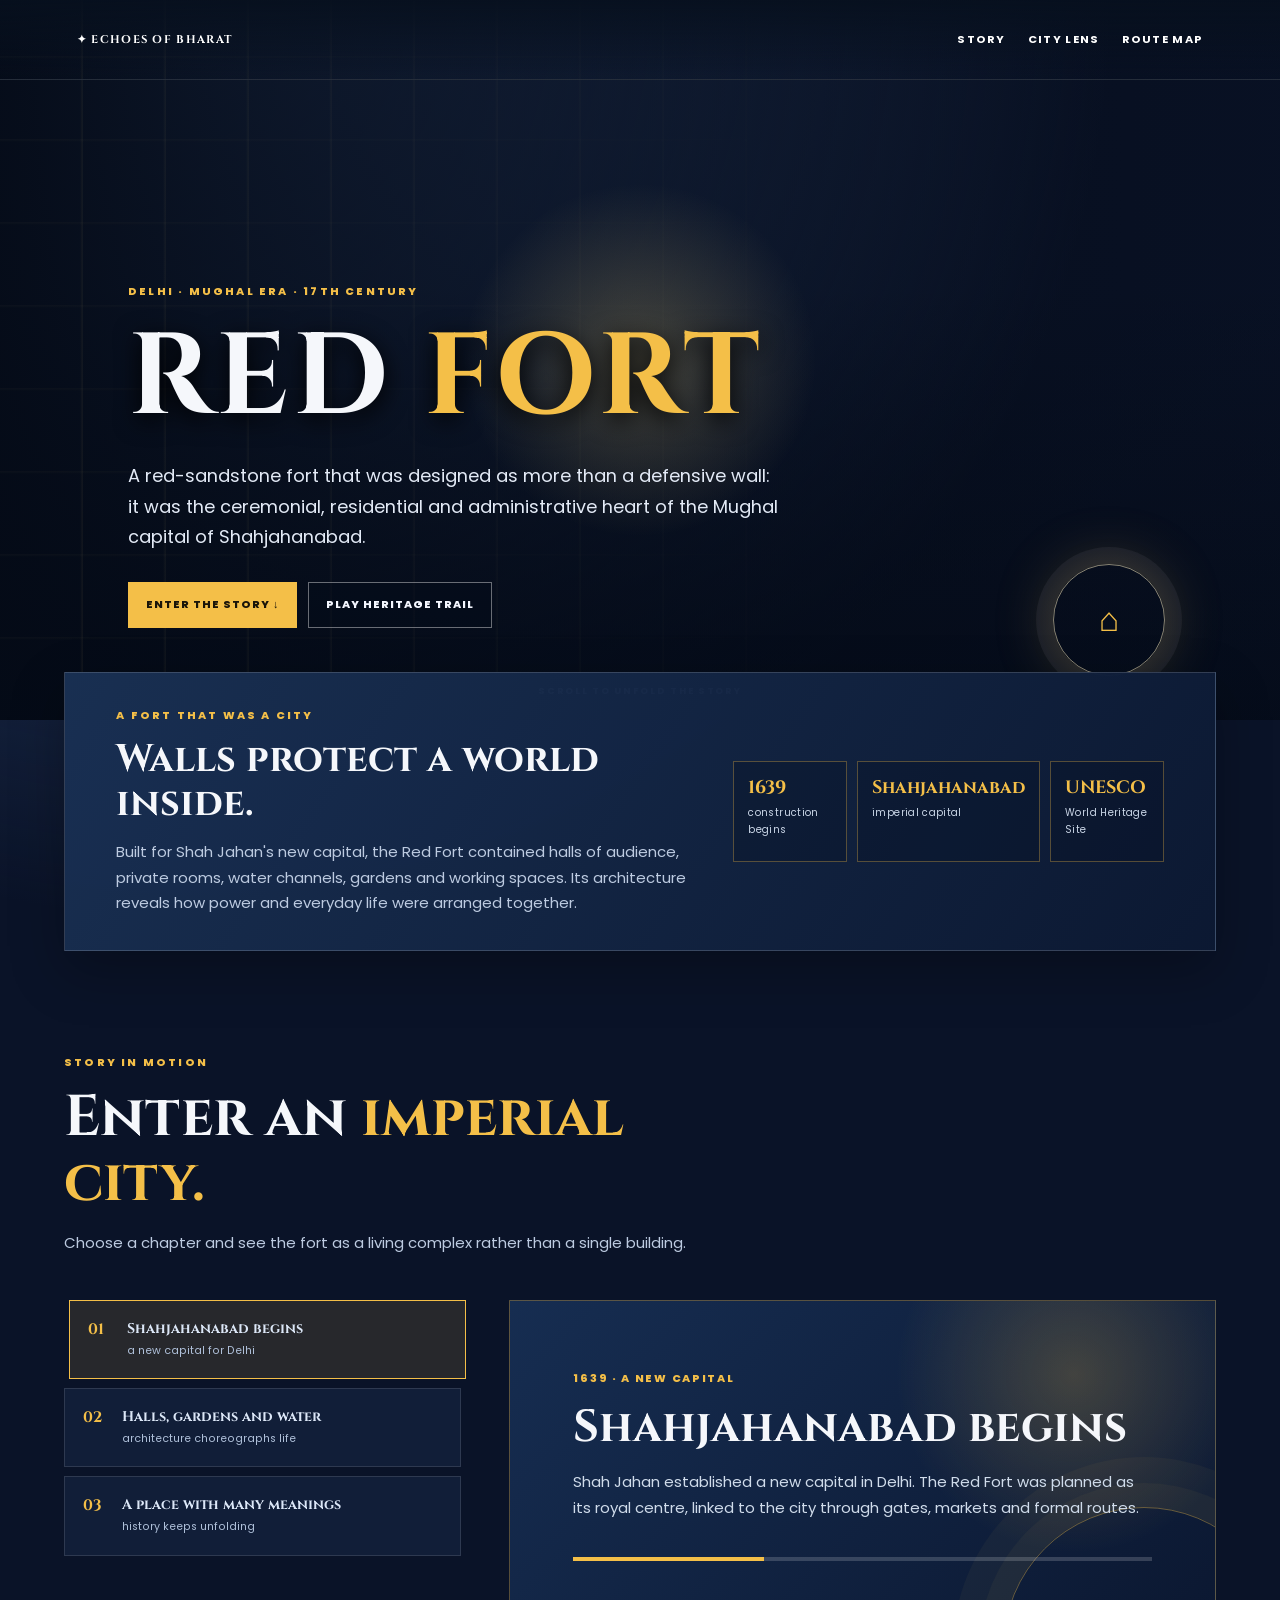
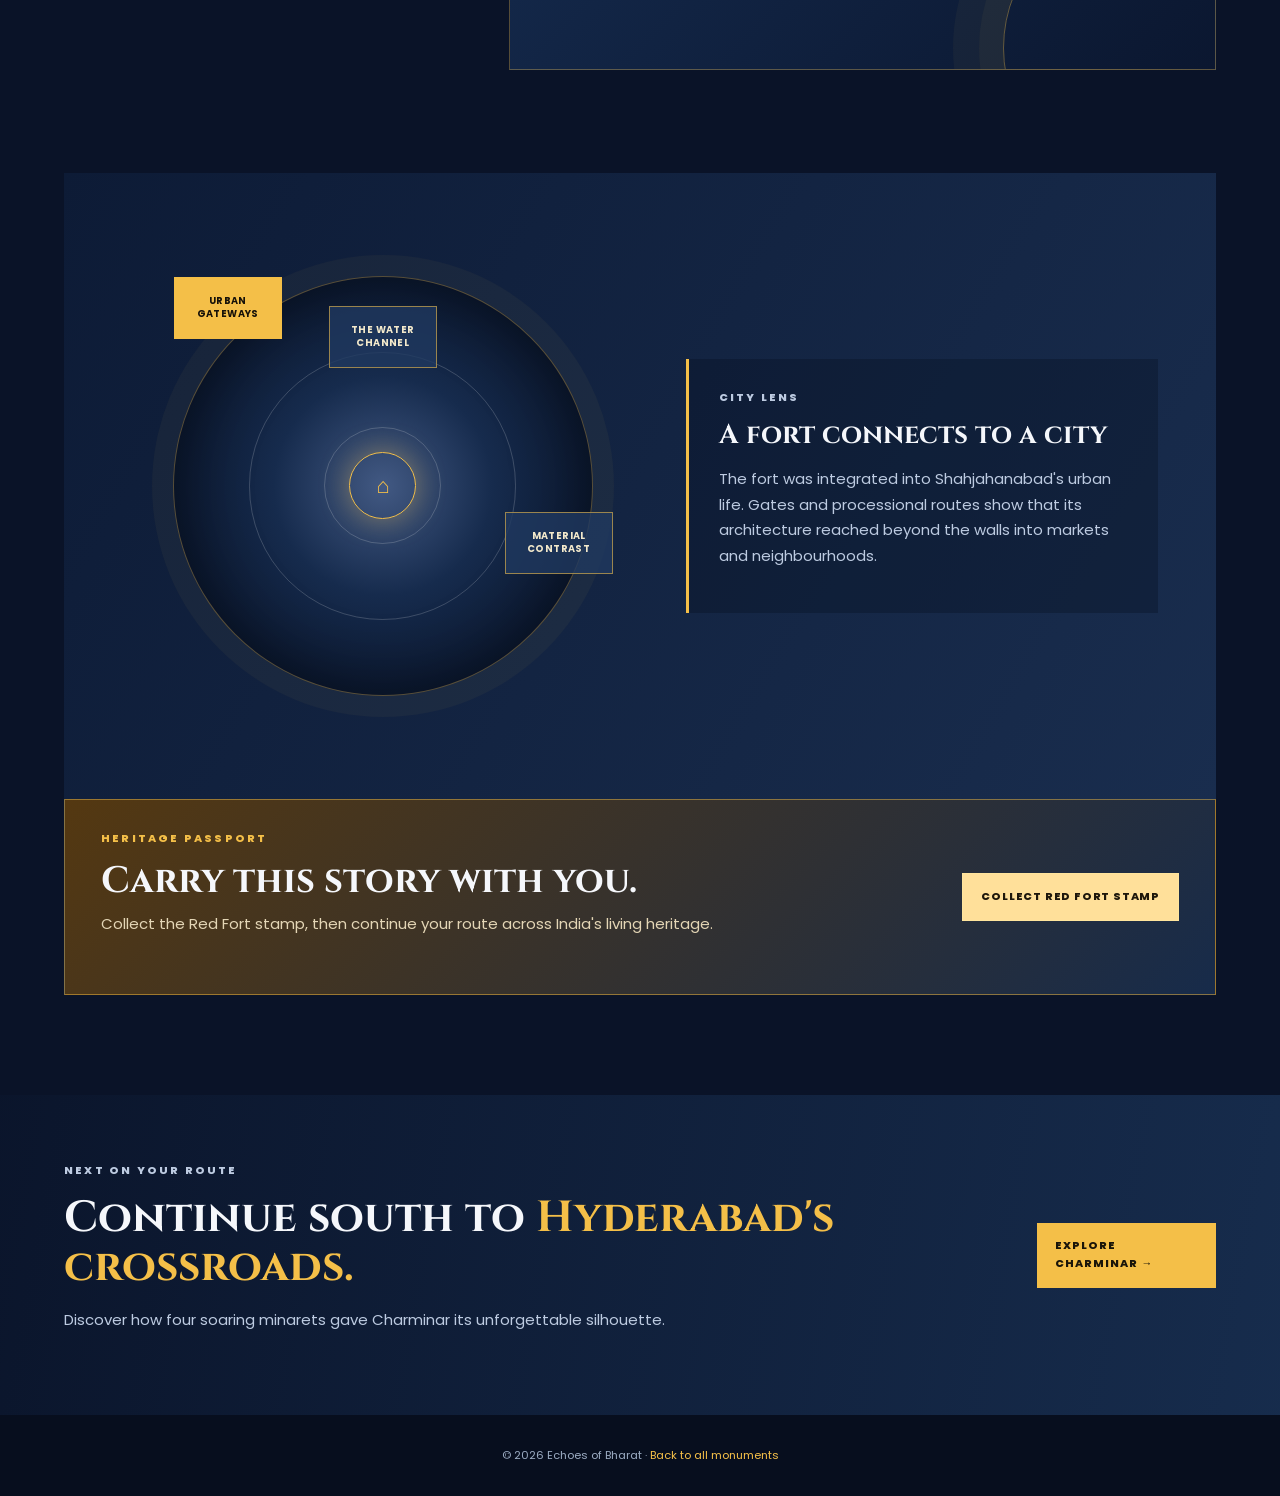
<file: red-fort.html>
<!doctype html><html lang="en"><head><meta charset="utf-8"><meta name="viewport" content="width=device-width,initial-scale=1"><meta name="description" content="An interactive visual story of the Red Fort, Delhi."><title>Red Fort | Echoes of Bharat</title><link rel="preconnect" href="https://fonts.googleapis.com"><link rel="preconnect" href="https://fonts.gstatic.com" crossorigin><link href="https://fonts.googleapis.com/css2?family=Cinzel:wght@500;600;700;800&family=Poppins:wght@400;500;600;700&display=swap" rel="stylesheet"><link rel="stylesheet" href="monument.css"></head><body data-monument="Red Fort">
<header class="site-nav"><a class="brand" href="../index.html">✦ ECHOES OF BHARAT</a><nav><a href="#story">STORY</a><a href="#lens">CITY LENS</a><a href="../journey.html">ROUTE MAP</a></nav></header><main><section class="monument-hero" style="--hero-image:url('https://commons.wikimedia.org/wiki/Special:Redirect/file/Red_fort_delhi_india.jpg?width=1600')"><div class="hero-copy"><p class="eyebrow">DELHI · MUGHAL ERA · 17TH CENTURY</p><h1>RED <em>FORT</em></h1><p class="hero-subtitle">A red-sandstone fort that was designed as more than a defensive wall: it was the ceremonial, residential and administrative heart of the Mughal capital of Shahjahanabad.</p><div class="hero-actions"><a class="primary-action" href="#story">ENTER THE STORY ↓</a><a class="ghost-action" href="../arcade/index.html#trail">PLAY HERITAGE TRAIL</a></div></div><div class="hero-geo"><span>⌂</span></div><span class="scroll-cue">SCROLL TO UNFOLD THE STORY</span></section><div class="story-shell"><section class="intro-strip reveal"><div><p class="eyebrow">A FORT THAT WAS A CITY</p><h2>Walls protect a world inside.</h2><p>Built for Shah Jahan's new capital, the Red Fort contained halls of audience, private rooms, water channels, gardens and working spaces. Its architecture reveals how power and everyday life were arranged together.</p></div><div class="quick-facts"><div><strong>1639</strong><span>construction begins</span></div><div><strong>Shahjahanabad</strong><span>imperial capital</span></div><div><strong>UNESCO</strong><span>World Heritage Site</span></div></div></section><section id="story" class="section"><div class="section-heading reveal"><p class="eyebrow">STORY IN MOTION</p><h2>Enter an <em>imperial city.</em></h2><p>Choose a chapter and see the fort as a living complex rather than a single building.</p></div><div class="motion-layout reveal"><div class="story-controls"><button class="story-step active" type="button" data-number="01" data-date="1639 · A NEW CAPITAL" data-title="Shahjahanabad begins" data-story="Shah Jahan established a new capital in Delhi. The Red Fort was planned as its royal centre, linked to the city through gates, markets and formal routes."><strong>Shahjahanabad begins</strong><small>a new capital for Delhi</small></button><button class="story-step" type="button" data-number="02" data-date="17TH CENTURY · COURTLY LIFE" data-title="Halls, gardens and water" data-story="The fort's spaces were highly organised: public audience, private courtly life, gardens and water channels each contributed to a carefully staged royal environment."><strong>Halls, gardens and water</strong><small>architecture choreographs life</small></button><button class="story-step" type="button" data-number="03" data-date="TODAY · A NATIONAL LANDMARK" data-title="A place with many meanings" data-story="The Red Fort has taken on new layers of public meaning over time. Its ongoing conservation allows visitors to reflect on its Mughal history and its place in modern India's civic memory."><strong>A place with many meanings</strong><small>history keeps unfolding</small></button></div><article class="story-display"><span class="step-label">1639 · A NEW CAPITAL</span><h3>Shahjahanabad begins</h3><p class="story-text">Shah Jahan established a new capital in Delhi. The Red Fort was planned as its royal centre, linked to the city through gates, markets and formal routes.</p><div class="story-progress"><i></i></div></article></div></section><section id="lens" class="section lens-section"><div class="story-shell lens-layout reveal"><div class="lens-orbit"><div class="lens-core">⌂</div><button class="lens-token active" type="button" data-type="CITY LENS" data-title="A fort connects to a city" data-detail="The fort was integrated into Shahjahanabad's urban life. Gates and processional routes show that its architecture reached beyond the walls into markets and neighbourhoods.">URBAN GATEWAYS</button><button class="lens-token" type="button" data-type="WATER LENS" data-title="Water structures space" data-detail="The Nahr-i-Bihisht, or Stream of Paradise, carried water through key palace spaces. It demonstrates how water could provide comfort, sound and symbolic meaning.">THE WATER CHANNEL</button><button class="lens-token" type="button" data-type="MATERIAL LENS" data-title="Red stone, pale detail" data-detail="Red sandstone gives the outer fort its powerful character, while more refined materials and intricate decoration marked important interior spaces.">MATERIAL CONTRAST</button></div><article class="lens-detail"><p class="eyebrow">CITY LENS</p><h3>A fort connects to a city</h3><p>The fort was integrated into Shahjahanabad's urban life. Gates and processional routes show that its architecture reached beyond the walls into markets and neighbourhoods.</p></article></div></section><section class="passport-callout reveal"><div><p class="eyebrow">HERITAGE PASSPORT</p><h2>Carry this story with you.</h2><p>Collect the Red Fort stamp, then continue your route across India's living heritage.</p><p class="stamp-message" aria-live="polite"></p></div><button class="stamp-button" type="button">COLLECT RED FORT STAMP</button></section></div><section class="next-stop"><div><div><p class="eyebrow">NEXT ON YOUR ROUTE</p><h2>Continue south to <em>Hyderabad's crossroads.</em></h2><p>Discover how four soaring minarets gave Charminar its unforgettable silhouette.</p></div><a class="primary-action" href="charminar.html">EXPLORE CHARMINAR →</a></div></section></main><footer class="page-footer">© 2026 Echoes of Bharat · <a href="../index.html#heritage">Back to all monuments</a></footer><script src="monument.js"></script></body></html>
</file>
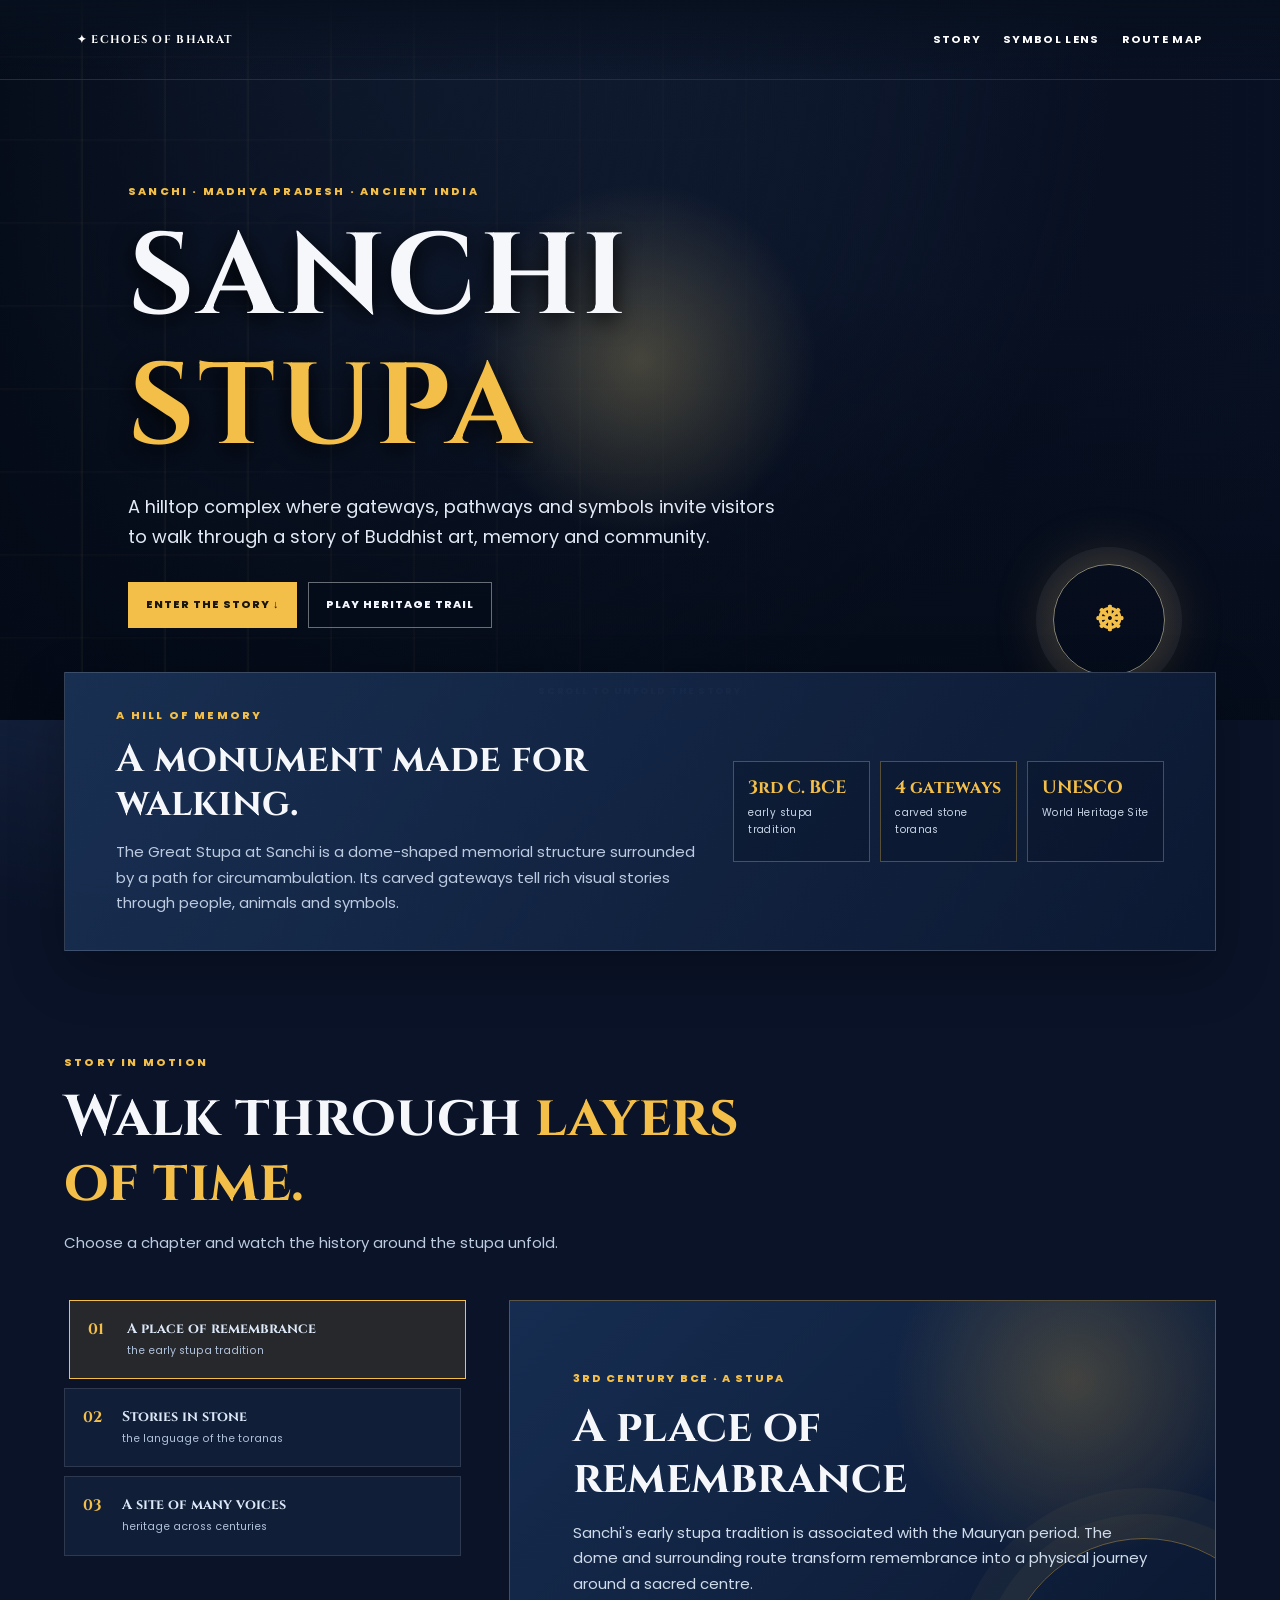
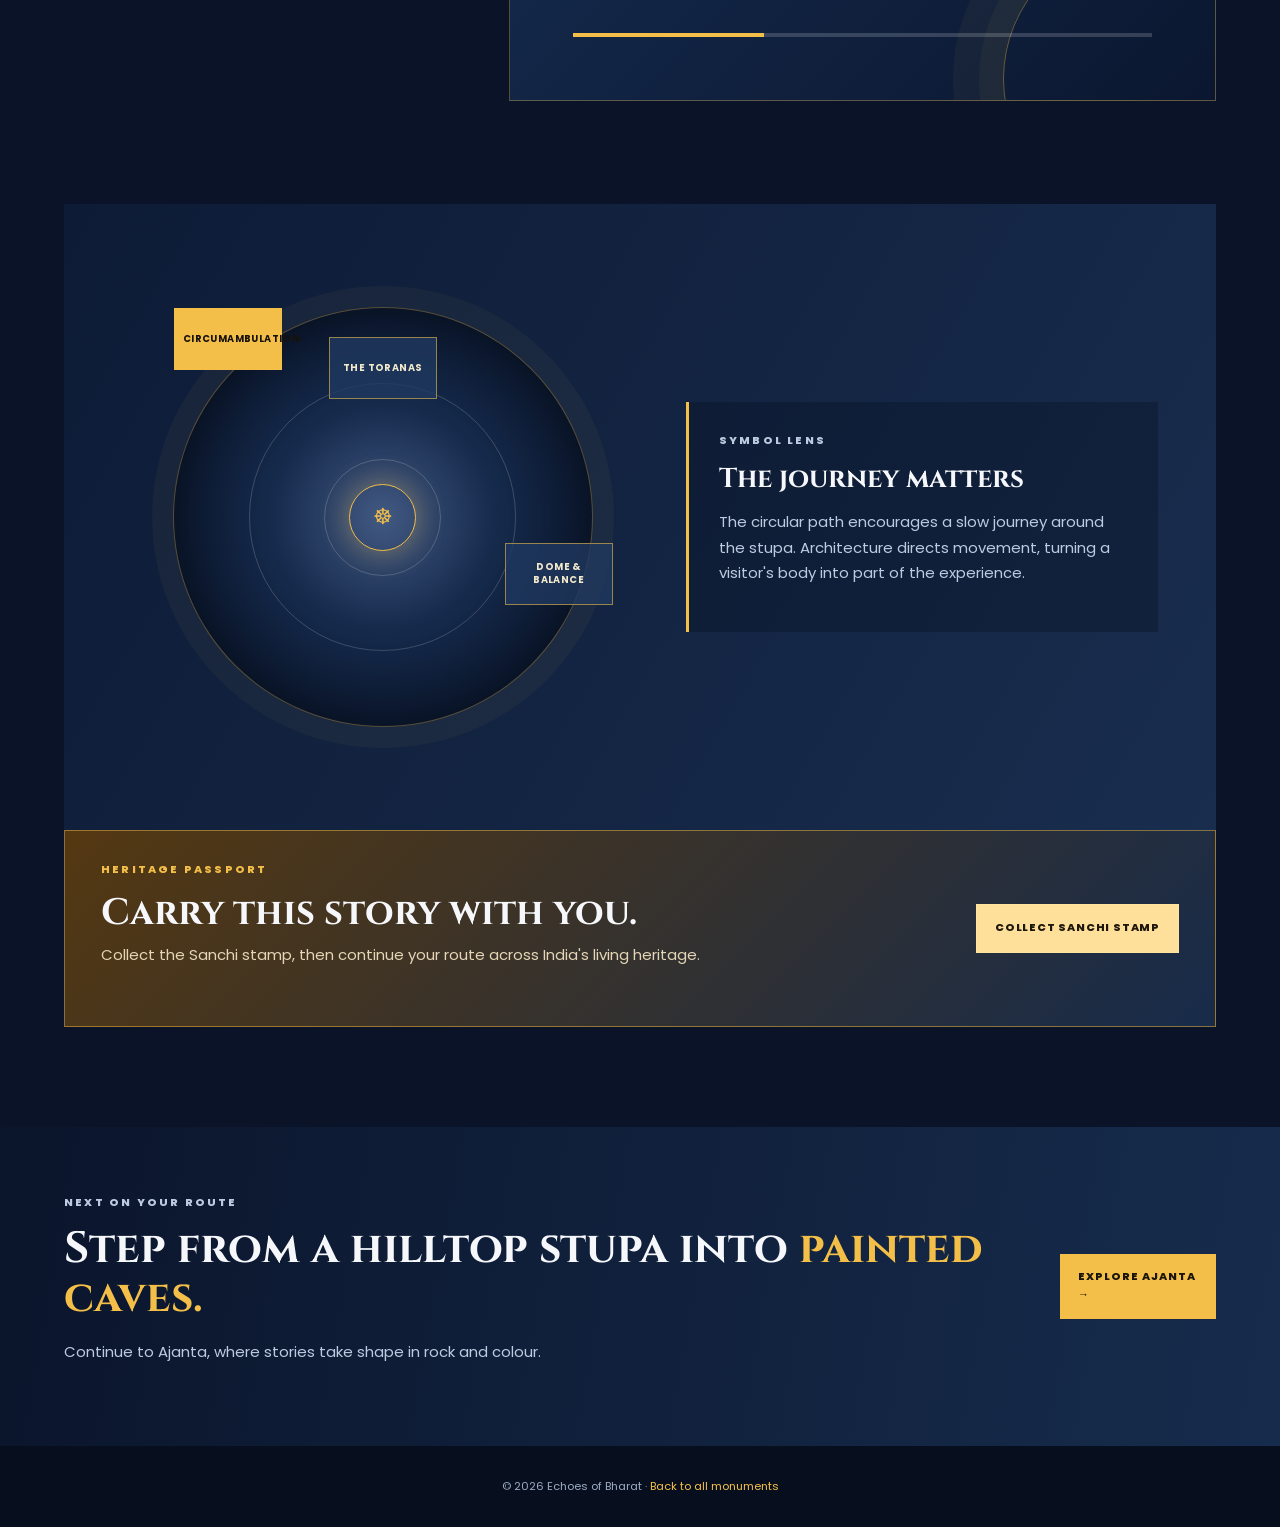
<file: sanchi.html>
<!doctype html><html lang="en"><head><meta charset="utf-8"><meta name="viewport" content="width=device-width,initial-scale=1"><meta name="description" content="An interactive visual story of Sanchi Stupa."><title>Sanchi Stupa | Echoes of Bharat</title><link rel="preconnect" href="https://fonts.googleapis.com"><link rel="preconnect" href="https://fonts.gstatic.com" crossorigin><link href="https://fonts.googleapis.com/css2?family=Cinzel:wght@500;600;700;800&family=Poppins:wght@400;500;600;700&display=swap" rel="stylesheet"><link rel="stylesheet" href="monument.css"></head><body data-monument="Sanchi Stupa">
<header class="site-nav"><a class="brand" href="../index.html">✦ ECHOES OF BHARAT</a><nav><a href="#story">STORY</a><a href="#lens">SYMBOL LENS</a><a href="../journey.html">ROUTE MAP</a></nav></header><main><section class="monument-hero" style="--hero-image:url('https://commons.wikimedia.org/wiki/Special:Redirect/file/Sanchi_Stupa,_Sanchi.jpg?width=1600')"><div class="hero-copy"><p class="eyebrow">SANCHI · MADHYA PRADESH · ANCIENT INDIA</p><h1>SANCHI <em>STUPA</em></h1><p class="hero-subtitle">A hilltop complex where gateways, pathways and symbols invite visitors to walk through a story of Buddhist art, memory and community.</p><div class="hero-actions"><a class="primary-action" href="#story">ENTER THE STORY ↓</a><a class="ghost-action" href="../arcade/index.html#trail">PLAY HERITAGE TRAIL</a></div></div><div class="hero-geo"><span>☸</span></div><span class="scroll-cue">SCROLL TO UNFOLD THE STORY</span></section><div class="story-shell"><section class="intro-strip reveal"><div><p class="eyebrow">A HILL OF MEMORY</p><h2>A monument made for walking.</h2><p>The Great Stupa at Sanchi is a dome-shaped memorial structure surrounded by a path for circumambulation. Its carved gateways tell rich visual stories through people, animals and symbols.</p></div><div class="quick-facts"><div><strong>3rd C. BCE</strong><span>early stupa tradition</span></div><div><strong>4 gateways</strong><span>carved stone toranas</span></div><div><strong>UNESCO</strong><span>World Heritage Site</span></div></div></section><section id="story" class="section"><div class="section-heading reveal"><p class="eyebrow">STORY IN MOTION</p><h2>Walk through <em>layers of time.</em></h2><p>Choose a chapter and watch the history around the stupa unfold.</p></div><div class="motion-layout reveal"><div class="story-controls"><button class="story-step active" type="button" data-number="01" data-date="3RD CENTURY BCE · A STUPA" data-title="A place of remembrance" data-story="Sanchi's early stupa tradition is associated with the Mauryan period. The dome and surrounding route transform remembrance into a physical journey around a sacred centre."><strong>A place of remembrance</strong><small>the early stupa tradition</small></button><button class="story-step" type="button" data-number="02" data-date="1ST CENTURY BCE · GATEWAYS" data-title="Stories in stone" data-story="The great gateways, or toranas, became richly carved visual narratives. Their panels use symbols and scenes to communicate teachings and stories to people moving through the site."><strong>Stories in stone</strong><small>the language of the toranas</small></button><button class="story-step" type="button" data-number="03" data-date="TODAY · A SHARED RECORD" data-title="A site of many voices" data-story="Sanchi preserves evidence of changing patronage, belief and artistic practice over long periods. It shows why heritage is often a conversation between many communities and generations."><strong>A site of many voices</strong><small>heritage across centuries</small></button></div><article class="story-display"><span class="step-label">3RD CENTURY BCE · A STUPA</span><h3>A place of remembrance</h3><p class="story-text">Sanchi's early stupa tradition is associated with the Mauryan period. The dome and surrounding route transform remembrance into a physical journey around a sacred centre.</p><div class="story-progress"><i></i></div></article></div></section><section id="lens" class="section lens-section"><div class="story-shell lens-layout reveal"><div class="lens-orbit"><div class="lens-core">☸</div><button class="lens-token active" type="button" data-type="SYMBOL LENS" data-title="The journey matters" data-detail="The circular path encourages a slow journey around the stupa. Architecture directs movement, turning a visitor's body into part of the experience.">CIRCUMAMBULATION</button><button class="lens-token" type="button" data-type="STORY LENS" data-title="Gateways as books" data-detail="The toranas are not only entrances. Their dense carvings make every approach a space for looking, remembering and sharing stories.">THE TORANAS</button><button class="lens-token" type="button" data-type="FORM LENS" data-title="A calm, powerful dome" data-detail="The stupa's simple rounded form contrasts with the lively gateways. Together, they balance stillness and storytelling.">DOME & BALANCE</button></div><article class="lens-detail"><p class="eyebrow">SYMBOL LENS</p><h3>The journey matters</h3><p>The circular path encourages a slow journey around the stupa. Architecture directs movement, turning a visitor's body into part of the experience.</p></article></div></section><section class="passport-callout reveal"><div><p class="eyebrow">HERITAGE PASSPORT</p><h2>Carry this story with you.</h2><p>Collect the Sanchi stamp, then continue your route across India's living heritage.</p><p class="stamp-message" aria-live="polite"></p></div><button class="stamp-button" type="button">COLLECT SANCHI STAMP</button></section></div><section class="next-stop"><div><div><p class="eyebrow">NEXT ON YOUR ROUTE</p><h2>Step from a hilltop stupa into <em>painted caves.</em></h2><p>Continue to Ajanta, where stories take shape in rock and colour.</p></div><a class="primary-action" href="ajanta.html">EXPLORE AJANTA →</a></div></section></main><footer class="page-footer">© 2026 Echoes of Bharat · <a href="../index.html#heritage">Back to all monuments</a></footer><script src="monument.js"></script></body></html>
</file>
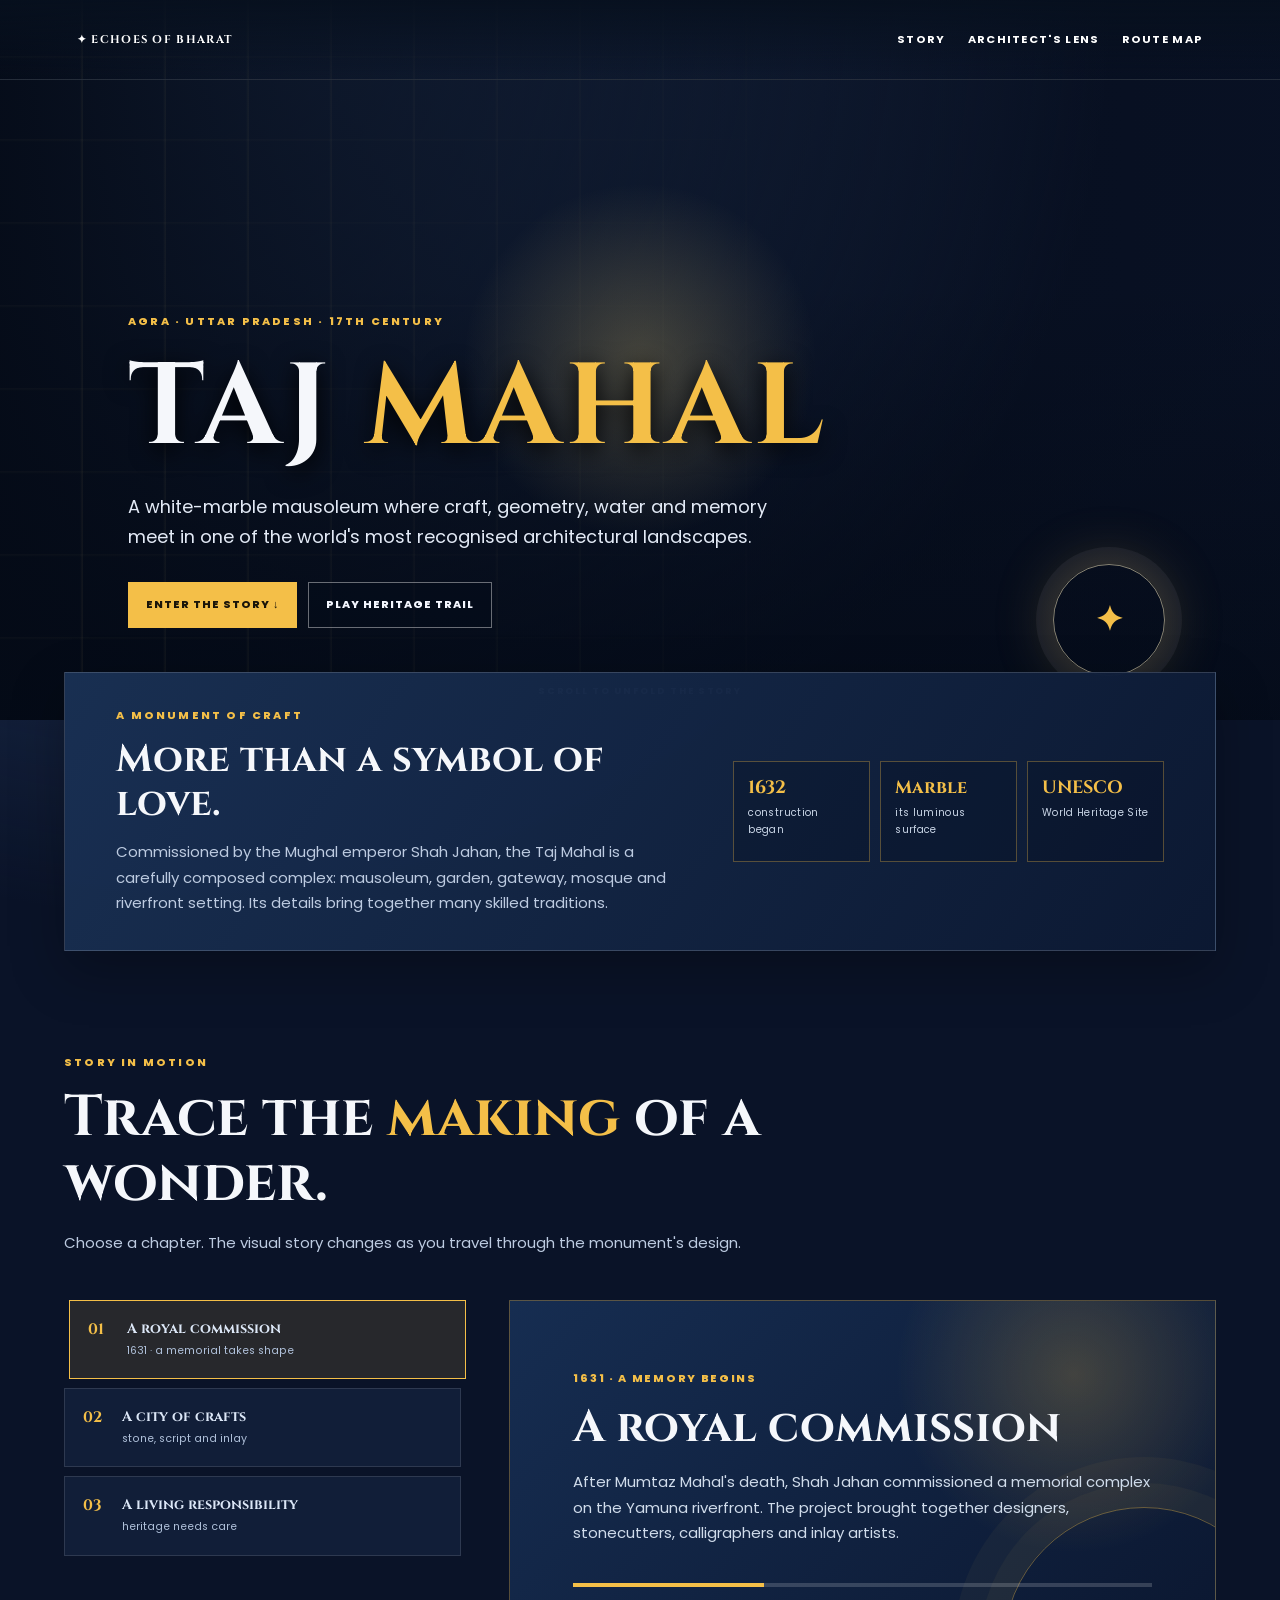
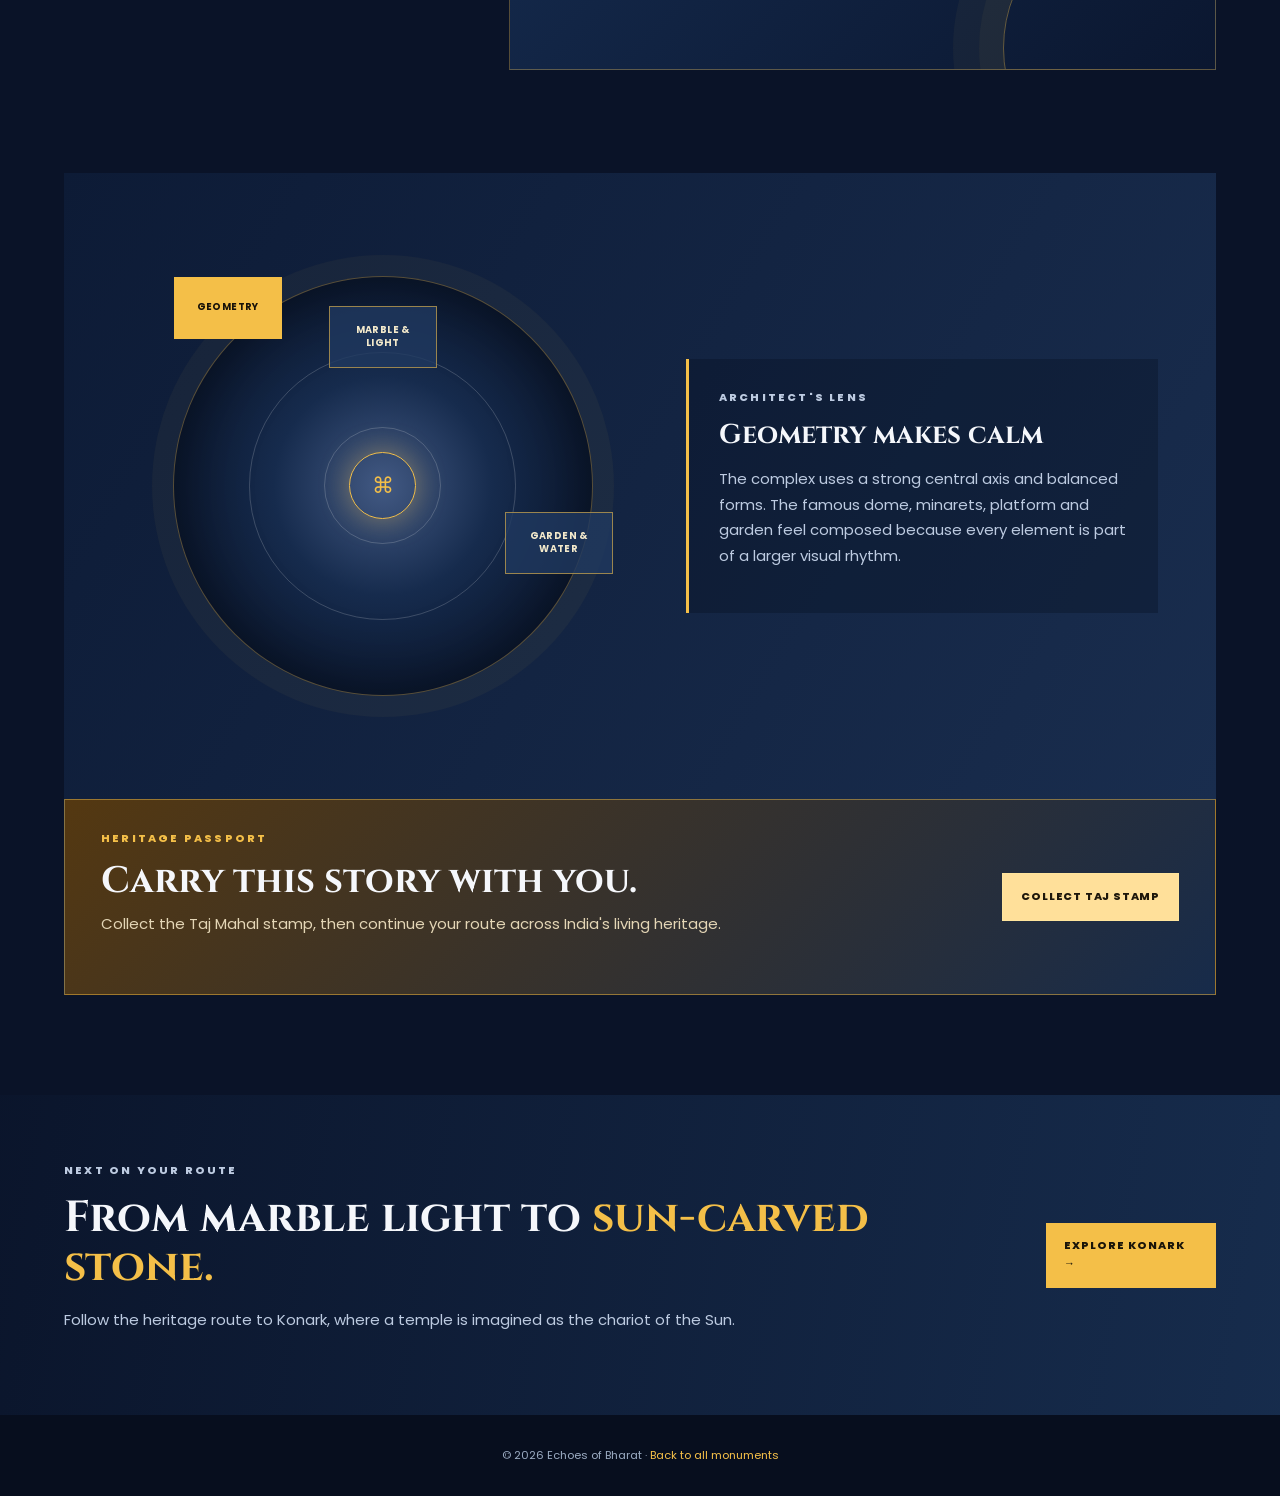
<file: taj-mahal.html>
<!doctype html><html lang="en"><head><meta charset="utf-8"><meta name="viewport" content="width=device-width,initial-scale=1"><meta name="description" content="An interactive visual story of the Taj Mahal."><title>Taj Mahal | Echoes of Bharat</title><link rel="preconnect" href="https://fonts.googleapis.com"><link rel="preconnect" href="https://fonts.gstatic.com" crossorigin><link href="https://fonts.googleapis.com/css2?family=Cinzel:wght@500;600;700;800&family=Poppins:wght@400;500;600;700&display=swap" rel="stylesheet"><link rel="stylesheet" href="monument.css"></head><body data-monument="Taj Mahal">
<header class="site-nav"><a class="brand" href="../index.html">✦ ECHOES OF BHARAT</a><nav><a href="#story">STORY</a><a href="#lens">ARCHITECT'S LENS</a><a href="../journey.html">ROUTE MAP</a></nav></header>
<main><section class="monument-hero" style="--hero-image:url('https://commons.wikimedia.org/wiki/Special:Redirect/file/Taj_Mahal.jpg?width=1600')"><div class="hero-copy"><p class="eyebrow">AGRA · UTTAR PRADESH · 17TH CENTURY</p><h1>TAJ <em>MAHAL</em></h1><p class="hero-subtitle">A white-marble mausoleum where craft, geometry, water and memory meet in one of the world's most recognised architectural landscapes.</p><div class="hero-actions"><a class="primary-action" href="#story">ENTER THE STORY ↓</a><a class="ghost-action" href="../arcade/index.html#trail">PLAY HERITAGE TRAIL</a></div></div><div class="hero-geo"><span>✦</span></div><span class="scroll-cue">SCROLL TO UNFOLD THE STORY</span></section>
<div class="story-shell"><section class="intro-strip reveal"><div><p class="eyebrow">A MONUMENT OF CRAFT</p><h2>More than a symbol of love.</h2><p>Commissioned by the Mughal emperor Shah Jahan, the Taj Mahal is a carefully composed complex: mausoleum, garden, gateway, mosque and riverfront setting. Its details bring together many skilled traditions.</p></div><div class="quick-facts"><div><strong>1632</strong><span>construction began</span></div><div><strong>Marble</strong><span>its luminous surface</span></div><div><strong>UNESCO</strong><span>World Heritage Site</span></div></div></section>
<section id="story" class="section"><div class="section-heading reveal"><p class="eyebrow">STORY IN MOTION</p><h2>Trace the <em>making</em> of a wonder.</h2><p>Choose a chapter. The visual story changes as you travel through the monument's design.</p></div><div class="motion-layout reveal"><div class="story-controls"><button class="story-step active" type="button" data-number="01" data-date="1631 · A MEMORY BEGINS" data-title="A royal commission" data-story="After Mumtaz Mahal's death, Shah Jahan commissioned a memorial complex on the Yamuna riverfront. The project brought together designers, stonecutters, calligraphers and inlay artists."><strong>A royal commission</strong><small>1631 · a memorial takes shape</small></button><button class="story-step" type="button" data-number="02" data-date="1632–1653 · MANY HANDS" data-title="A city of crafts" data-story="The monument's quiet symmetry is the result of many interlocking skills: structural planning, white marble work, pietra dura inlay, carved screens and flowing calligraphy."><strong>A city of crafts</strong><small>stone, script and inlay</small></button><button class="story-step" type="button" data-number="03" data-date="TODAY · A SHARED LANDMARK" data-title="A living responsibility" data-story="Its beauty depends on care. Visitors, conservators and local communities all have a role in protecting the monument and its riverfront environment for future generations."><strong>A living responsibility</strong><small>heritage needs care</small></button></div><article class="story-display"><span class="step-label">1631 · A MEMORY BEGINS</span><h3>A royal commission</h3><p class="story-text">After Mumtaz Mahal's death, Shah Jahan commissioned a memorial complex on the Yamuna riverfront. The project brought together designers, stonecutters, calligraphers and inlay artists.</p><div class="story-progress"><i></i></div></article></div></section>
<section id="lens" class="section lens-section"><div class="story-shell lens-layout reveal"><div class="lens-orbit"><div class="lens-core">⌘</div><button class="lens-token active" type="button" data-type="ARCHITECT'S LENS" data-title="Geometry makes calm" data-detail="The complex uses a strong central axis and balanced forms. The famous dome, minarets, platform and garden feel composed because every element is part of a larger visual rhythm.">GEOMETRY</button><button class="lens-token" type="button" data-type="MATERIAL LENS" data-title="Marble holds light" data-detail="The white marble shifts with daylight, while stone inlay adds delicate colour. Look closely: material is not just decoration; it changes how a space feels through the day.">MARBLE & LIGHT</button><button class="lens-token" type="button" data-type="LANDSCAPE LENS" data-title="Water completes the view" data-detail="The long reflecting pool and charbagh garden make the monument part of a planned landscape. Architecture, planting and water work together as one experience.">GARDEN & WATER</button></div><article class="lens-detail"><p class="eyebrow">ARCHITECT'S LENS</p><h3>Geometry makes calm</h3><p>The complex uses a strong central axis and balanced forms. The famous dome, minarets, platform and garden feel composed because every element is part of a larger visual rhythm.</p></article></div></section>
<section class="passport-callout reveal"><div><p class="eyebrow">HERITAGE PASSPORT</p><h2>Carry this story with you.</h2><p>Collect the Taj Mahal stamp, then continue your route across India's living heritage.</p><p class="stamp-message" aria-live="polite"></p></div><button class="stamp-button" type="button">COLLECT TAJ STAMP</button></section></div>
<section class="next-stop"><div><div><p class="eyebrow">NEXT ON YOUR ROUTE</p><h2>From marble light to <em>sun-carved stone.</em></h2><p>Follow the heritage route to Konark, where a temple is imagined as the chariot of the Sun.</p></div><a class="primary-action" href="konark.html">EXPLORE KONARK →</a></div></section></main><footer class="page-footer">© 2026 Echoes of Bharat · <a href="../index.html#heritage">Back to all monuments</a></footer><script src="monument.js"></script></body></html>
</file>
<file: arcade.css>
:root { --ink:#080e1d; --navy:#101d37; --card:rgba(19,34,61,.92); --gold:#f4bf48; --gold-pale:#fff0bc; --mist:#b9c7dc; --line:rgba(244,191,72,.27); --good:#79dfa2; --bad:#f08a89; }
/* Heritage Trail: a touch-friendly 2D exploration game with a small 3D-style reward view. */
.arcade-shell .game-picker { grid-template-columns:repeat(4,1fr); } .trail-picker { border-color:rgba(244,191,72,.4); background:linear-gradient(135deg,rgba(244,191,72,.12),rgba(15,29,54,.94)); }
.trail-hud { display:grid; grid-template-columns:repeat(4,1fr); gap:8px; margin-bottom:12px; } .trail-hud span { padding:10px 12px; border:1px solid var(--line); border-radius:4px; color:#aebfd7; background:rgba(4,13,29,.43); font-size:.56rem; font-weight:700; letter-spacing:.7px; } .trail-hud strong { display:block; margin-top:3px; color:var(--gold); font:700 .8rem Cinzel,serif; letter-spacing:.3px; }
.trail-stage { position:relative; overflow:hidden; border:1px solid rgba(244,191,72,.48); background:#09152c; box-shadow:inset 0 0 50px #0009; } #trailCanvas { display:block; width:100%; height:auto; image-rendering:auto; } .trail-intro { position:absolute; inset:0; display:grid; align-content:center; justify-items:center; padding:25px; text-align:center; background:linear-gradient(90deg,rgba(4,11,26,.91),rgba(4,11,26,.6)); transition:.35s; } .trail-intro.hidden { opacity:0; pointer-events:none; } .trail-intro h3 { font-size:clamp(1.65rem,4vw,3.4rem); } .trail-intro p:not(.eyebrow) { max-width:500px; color:var(--mist); font-size:.82rem; } .trail-intro b { color:var(--gold); }
.touch-controls { display:flex; justify-content:center; gap:9px; margin-top:12px; } .touch-controls button { min-width:76px; padding:10px 16px; color:#fff4d2; border:1px solid rgba(244,191,72,.52); border-radius:4px; background:#263c60; font-size:.7rem; font-weight:800; letter-spacing:.7px; touch-action:manipulation; } .touch-controls button:hover,.touch-controls button:active { color:#1e1709; background:var(--gold); } .trail-message { margin-top:13px; }
.trail-view { display:grid; grid-template-columns:1.25fr .75fr; gap:20px; align-items:center; margin-top:19px; padding:23px 25px; overflow:hidden; border:1px solid rgba(255,255,255,.12); background:linear-gradient(110deg,rgba(4,13,30,.7),rgba(36,55,83,.6)); } .trail-view h3 { margin:5px 0 8px; font:700 1.5rem Cinzel,serif; } .trail-view p:not(.eyebrow) { max-width:520px; margin:0; color:var(--mist); font-size:.75rem; }
.monument-model { position:relative; justify-self:center; width:155px; height:110px; transform-style:preserve-3d; perspective:500px; animation:modelSpin 12s linear infinite; } .monument-model i,.monument-model b,.monument-model span { position:absolute; display:block; transform-style:preserve-3d; } .monument-model i { bottom:11px; left:19px; width:116px; height:48px; border:3px solid #f2c461; background:linear-gradient(135deg,#825125,#d69b41); transform:rotateX(54deg) rotateZ(-2deg); box-shadow:17px 13px 0 #0b1221; } .monument-model b { bottom:47px; left:47px; width:60px; height:46px; border:3px solid #ffe49a; background:linear-gradient(90deg,#9e632b,#e9be66); transform:translateZ(20px); } .monument-model b::before { content:""; position:absolute; width:43px; height:43px; left:6px; top:-28px; border:3px solid #ffe49a; border-radius:50% 50% 10% 10%; background:#dca54b; } .monument-model span { bottom:44px; left:26px; width:10px; height:60px; background:#e5b75b; box-shadow:94px 0 #e5b75b; transform:translateZ(11px); } @keyframes modelSpin { 0%,100% { transform:rotateY(-22deg) rotateX(6deg); } 50% { transform:rotateY(28deg) rotateX(-4deg); } }
@media(max-width:800px) { .arcade-shell .game-picker { grid-template-columns:repeat(2,1fr); } .trail-view { grid-template-columns:1fr; } .monument-model { margin-top:10px; } } @media(max-width:500px) { .arcade-shell .game-picker { grid-template-columns:1fr; } .trail-hud { grid-template-columns:repeat(2,1fr); } }
* { box-sizing:border-box; } body { margin:0; min-width:320px; background:radial-gradient(circle at 18% 0%,#2d4269 0,transparent 33%),radial-gradient(circle at 90% 27%,#49352d 0,transparent 27%),var(--ink); color:#f4f6fb; font:400 15px/1.6 Poppins,Arial,sans-serif; } button,a { font:inherit; } button { cursor:pointer; } .stars,.stars:before,.stars:after { content:""; position:fixed; inset:0; pointer-events:none; background-image:radial-gradient(circle,#fff 1px,transparent 1.6px); background-size:78px 78px; opacity:.16; z-index:-1; } .stars:before { transform:translate(31px,38px); } .arcade-header { min-height:76px; padding:0 clamp(18px,5vw,72px); display:flex; justify-content:space-between; align-items:center; border-bottom:1px solid rgba(255,255,255,.1); background:rgba(5,11,25,.47); backdrop-filter:blur(10px); } .back-link,.brand { color:#e8edf8; text-decoration:none; letter-spacing:1.3px; font-size:.68rem; font-weight:700; } .brand { color:var(--gold); font:700 .85rem Cinzel,serif; } .sound-toggle,.restart-btn,.subtle-btn { border:1px solid rgba(255,255,255,.18); border-radius:5px; background:rgba(255,255,255,.05); color:#e8edf8; padding:9px 11px; letter-spacing:.8px; font-size:.64rem; font-weight:700; } .sound-toggle:hover,.restart-btn:hover,.subtle-btn:hover { border-color:var(--gold); color:var(--gold); } .arcade-shell { width:min(1180px,90%); margin:auto; padding-bottom:70px; } .arcade-hero { max-width:760px; text-align:center; margin:clamp(58px,10vw,110px) auto 45px; } .eyebrow { margin:0 0 10px; color:var(--gold); letter-spacing:2px; font-size:.67rem; font-weight:700; } h1,h2 { margin:0; font-family:Cinzel,Georgia,serif; line-height:1.13; } h1 { font-size:clamp(2.55rem,7vw,5.5rem); } h1 em,h2 em { color:var(--gold); font-style:normal; } .arcade-hero>p:not(.eyebrow) { max-width:625px; margin:25px auto; color:var(--mist); } .arcade-stats { display:flex; justify-content:center; gap:12px; margin-top:31px; } .arcade-stats div { min-width:137px; padding:12px 15px; border:1px solid rgba(255,255,255,.13); border-radius:6px; background:rgba(12,24,47,.48); } .arcade-stats strong,.arcade-stats span { display:block; } .arcade-stats strong { color:var(--gold); font:700 1.45rem Cinzel,serif; } .arcade-stats span { color:#aab9ce; text-transform:uppercase; letter-spacing:.7px; font-size:.55rem; } .game-picker { display:grid; grid-template-columns:repeat(3,1fr); gap:13px; margin-bottom:22px; } .picker-card { padding:19px 17px; text-align:left; color:#dce6f7; border:1px solid rgba(255,255,255,.13); border-radius:7px; background:rgba(14,27,50,.68); transition:.25s; } .picker-card:hover,.picker-card.active { border-color:var(--gold); transform:translateY(-3px); background:linear-gradient(135deg,rgba(244,191,72,.16),rgba(15,29,54,.94)); } .picker-card span,.picker-card strong,.picker-card small { display:block; } .picker-card span { margin-bottom:8px; font-size:1.9rem; } .picker-card strong { font:700 1rem Cinzel,serif; } .picker-card small { margin-top:5px; color:var(--mist); font-size:.69rem; } .game-panel { display:none; min-height:555px; padding:clamp(22px,4vw,48px); border:1px solid rgba(255,255,255,.14); border-radius:9px; background:linear-gradient(145deg,rgba(29,49,79,.87),rgba(9,18,37,.94)); box-shadow:0 24px 70px rgba(0,0,0,.3); } .game-panel.active { display:block; animation:arrive .35s ease both; } .game-heading { display:flex; align-items:start; justify-content:space-between; gap:20px; margin-bottom:29px; } .game-heading h2 { font-size:clamp(1.85rem,4vw,3.15rem); } .game-heading p:not(.eyebrow) { max-width:650px; margin:13px 0 0; color:var(--mist); font-size:.85rem; } .resource-bar { display:grid; grid-template-columns:repeat(4,1fr); gap:9px; margin:8px 0 16px; } .resource-bar div { padding:14px 9px; text-align:center; border:1px solid var(--line); border-radius:5px; background:rgba(3,10,23,.32); } .resource-bar span,.resource-bar strong,.resource-bar small { display:block; } .resource-bar span { font-size:1.18rem; } .resource-bar strong { margin:3px 0; color:var(--gold); font:700 1.35rem Cinzel,serif; } .resource-bar small { color:var(--mist); text-transform:uppercase; letter-spacing:1px; font-size:.55rem; } .mission { margin:0 0 17px; padding:11px 14px; border-left:3px solid var(--gold); background:rgba(244,191,72,.09); color:#f0dfb8; font-size:.77rem; } .build-grid { display:grid; grid-template-columns:repeat(4,1fr); gap:12px; } .build-card { min-height:250px; padding:21px 16px 15px; display:flex; flex-direction:column; border:1px solid rgba(255,255,255,.14); border-radius:6px; background:rgba(7,15,32,.42); } .build-card.built { border-color:var(--good); background:rgba(68,164,107,.1); } .build-icon { font-size:2.2rem; } .build-card h3 { margin:12px 0 7px; font:700 1.05rem Cinzel,serif; } .build-card p { margin:0; color:var(--mist); font-size:.72rem; line-height:1.65; } .cost { margin:13px 0!important; color:#e7d39e!important; font-size:.65rem!important; letter-spacing:.4px; } .build-btn { width:100%; margin-top:auto; padding:10px; border:1px solid var(--gold); border-radius:4px; color:#171209; background:var(--gold); font-size:.65rem; font-weight:800; letter-spacing:.9px; } .build-btn:hover:not(:disabled) { background:var(--gold-pale); } .build-btn:disabled { cursor:not-allowed; color:#d9f6e5; border-color:rgba(121,223,162,.55); background:rgba(61,157,97,.22); } .game-feedback { margin-top:21px; min-height:55px; padding:15px 17px; border:1px solid rgba(255,255,255,.13); border-radius:5px; color:#dce7f5; background:rgba(4,12,28,.37); font-size:.8rem; } .game-feedback.good { border-color:rgba(121,223,162,.5); background:rgba(61,157,97,.11); color:#ddf8e7; } .game-feedback.bad { border-color:rgba(240,138,137,.5); background:rgba(200,74,76,.1); color:#ffe2e1; } .timeline-layout { display:grid; grid-template-columns:1fr 1fr; gap:27px; } .instruction { margin:0 0 11px; color:#dfe8f8; font-size:.75rem; font-weight:600; letter-spacing:.45px; } .instruction span { color:var(--gold); } .event-bank { display:grid; gap:9px; } .event-card { width:100%; padding:13px; display:flex; gap:12px; align-items:center; color:#f0f4fb; text-align:left; border:1px solid rgba(255,255,255,.16); border-radius:5px; background:rgba(5,13,29,.39); transition:.2s; } .event-card:hover:not(:disabled) { transform:translateX(5px); border-color:var(--gold); } .event-card:disabled { opacity:.43; cursor:not-allowed; } .event-symbol { display:grid; place-items:center; width:31px; height:31px; border:1px solid var(--line); border-radius:50%; color:var(--gold); flex:none; } .event-card strong,.event-card small { display:block; } .event-card strong { font-size:.76rem; } .event-card small { color:var(--mist); font-size:.63rem; } .answer-trail { min-height:315px; margin:0; padding:7px 7px 7px 37px; border:1px dashed rgba(244,191,72,.4); border-radius:5px; background:rgba(5,13,29,.22); } .answer-trail li { margin:7px 0; padding:11px 11px; color:#eaf0fa; border-bottom:1px solid rgba(255,255,255,.09); font-size:.73rem; } .answer-trail .trail-placeholder { margin:0; color:#8998ae; border:0; font-style:italic; } .timeline-actions { display:flex; justify-content:flex-end; gap:9px; margin-top:13px; } .primary-btn { padding:10px 13px; border:1px solid var(--gold); border-radius:4px; color:#171209; background:var(--gold); font-size:.65rem; font-weight:800; letter-spacing:.8px; } .primary-btn:hover { background:var(--gold-pale); } .memory-status { display:flex; gap:10px; margin-bottom:18px; } .memory-status span { padding:8px 12px; border:1px solid rgba(255,255,255,.13); border-radius:4px; color:var(--mist); font-size:.67rem; } .memory-status strong { color:var(--gold); } .memory-grid { display:grid; grid-template-columns:repeat(4,1fr); gap:11px; max-width:810px; margin:auto; } .memory-card { position:relative; min-height:111px; padding:0; perspective:800px; border:0; background:none; } .memory-card:focus-visible { outline:2px solid var(--gold); outline-offset:2px; } .memory-inner { position:absolute; inset:0; transform-style:preserve-3d; transition:transform .4s; } .memory-card.flipped .memory-inner,.memory-card.matched .memory-inner { transform:rotateY(180deg); } .memory-face { position:absolute; inset:0; display:grid; place-items:center; border:1px solid rgba(255,255,255,.17); border-radius:6px; backface-visibility:hidden; } .memory-front { color:var(--gold); background:linear-gradient(135deg,#263e65,#12233f); font:700 1.65rem Cinzel,serif; } .memory-back { padding:10px; transform:rotateY(180deg); text-align:center; color:#f5e7bd; background:linear-gradient(135deg,#3d3144,#1a2945); font:700 .77rem/1.35 Cinzel,serif; } .memory-back span { display:block; margin-bottom:5px; font-size:1.65rem; } .memory-card.matched .memory-face { border-color:var(--good); background:linear-gradient(135deg,#204c42,#183a46); } .learn-links { display:grid; grid-template-columns:1.4fr 1fr 1fr 1fr; gap:11px; align-items:stretch; margin-top:43px; } .learn-links h2 { font-size:1.3rem; } .learn-links a { padding:17px 14px; display:flex; align-items:center; justify-content:space-between; color:#f0f4fb; text-decoration:none; border:1px solid rgba(255,255,255,.13); border-radius:5px; background:rgba(18,33,60,.61); font-size:.72rem; font-weight:600; transition:.2s; } .learn-links a:hover { border-color:var(--gold); color:var(--gold); transform:translateY(-3px); } @keyframes arrive { from { opacity:0; transform:translateY(12px); } to { opacity:1; transform:translateY(0); } } @media(max-width:800px) { .arcade-header { min-height:64px; } .brand { display:none; } .game-picker,.build-grid { grid-template-columns:repeat(2,1fr); } .timeline-layout { grid-template-columns:1fr; } .answer-trail { min-height:220px; } .learn-links { grid-template-columns:1fr 1fr; } .learn-links>div { grid-column:1/-1; } } @media(max-width:500px) { .arcade-shell { width:min(93%,1180px); } .arcade-stats { gap:5px; } .arcade-stats div { min-width:0; flex:1; padding:10px 6px; } .game-picker { grid-template-columns:1fr; } .game-heading { display:block; } .restart-btn { margin-top:16px; } .resource-bar { grid-template-columns:repeat(2,1fr); } .build-grid { grid-template-columns:1fr; } .build-card { min-height:205px; } .memory-grid { grid-template-columns:repeat(3,1fr); } .memory-card { min-height:91px; } .learn-links { grid-template-columns:1fr; } }
</file>
<file: monument.css>
:root { --night:#0a1328; --deep:#12274a; --gold:#f4bf48; --cream:#fff2cc; --mist:#bdcbe1; --line:rgba(244,191,72,.32); --card:rgba(10,23,47,.82); }
* { box-sizing:border-box; }
html { scroll-behavior:smooth; }
body { margin:0; overflow-x:hidden; color:#f5f7fb; background:radial-gradient(circle at 15% 0%,#314b79 0,transparent 28%),var(--night); font:400 15px/1.7 Poppins,Arial,sans-serif; }
button,a { font:inherit; }
button { cursor:pointer; }
.site-nav { position:absolute; z-index:5; top:0; width:100%; min-height:80px; padding:0 clamp(20px,6vw,90px); display:flex; align-items:center; justify-content:space-between; gap:20px; border-bottom:1px solid rgba(255,255,255,.12); background:linear-gradient(#07101ee8,transparent); }
.brand,.site-nav a { color:#fff; text-decoration:none; font-size:.7rem; font-weight:700; letter-spacing:1.3px; }
.brand { color:var(--gold); font:700 .95rem Cinzel,Georgia,serif; }
.site-nav nav { display:flex; align-items:center; gap:22px; }
.site-nav nav a:hover { color:var(--gold); }
.monument-hero { --x:50%; --y:50%; position:relative; isolation:isolate; min-height:720px; display:grid; align-items:end; padding:140px clamp(22px,10vw,150px) 92px; overflow:hidden; background-image:linear-gradient(90deg,rgba(4,10,22,.95) 0%,rgba(4,10,22,.65) 42%,rgba(4,10,22,.25) 100%),linear-gradient(0deg,rgba(5,12,26,.84),transparent 60%),var(--hero-image); background-size:cover; background-position:center; }
.monument-hero::before { content:""; position:absolute; z-index:-1; inset:0; opacity:.33; background:repeating-linear-gradient(90deg,transparent 0 80px,rgba(255,227,141,.16) 82px 83px),repeating-linear-gradient(0deg,transparent 0 80px,rgba(255,227,141,.08) 82px 83px); mask-image:linear-gradient(90deg,#000,transparent 70%); animation:drift 18s linear infinite; }
.monument-hero::after { content:""; position:absolute; z-index:-1; width:390px; height:390px; left:calc(var(--x) - 195px); top:calc(var(--y) - 195px); border-radius:50%; pointer-events:none; background:radial-gradient(circle,rgba(255,221,126,.24),transparent 64%); transition:left .1s,top .1s; }
.hero-copy { max-width:760px; animation:rise .9s .15s both; }
.eyebrow { margin:0 0 13px; color:var(--gold); font-size:.68rem; font-weight:800; letter-spacing:2.2px; }
h1,h2,h3 { margin:0; font-family:Cinzel,Georgia,serif; line-height:1.13; }
h1 { max-width:780px; font-size:clamp(3.4rem,9vw,7.8rem); letter-spacing:.03em; text-shadow:0 6px 25px #000; }
h1 em,h2 em { color:var(--gold); font-style:normal; }
.hero-subtitle { max-width:650px; margin:17px 0 0; color:#e3eaf6; font-size:clamp(.92rem,1.7vw,1.12rem); }
.hero-actions { display:flex; flex-wrap:wrap; gap:11px; margin-top:29px; }
.primary-action,.ghost-action { padding:13px 17px; text-decoration:none; font-size:.68rem; font-weight:800; letter-spacing:1px; transition:.25s; }
.primary-action { color:#1a1509; border:1px solid var(--gold); background:var(--gold); }
.primary-action:hover { color:#111; background:#fff0b2; transform:translateY(-3px); }
.ghost-action { color:#f4f7ff; border:1px solid rgba(255,255,255,.4); background:rgba(5,12,27,.36); }
.ghost-action:hover { border-color:var(--gold); color:var(--gold); }
.hero-geo { position:absolute; right:9vw; bottom:44px; width:112px; height:112px; display:grid; place-items:center; border:1px solid rgba(255,240,193,.52); border-radius:50%; color:var(--gold); font:700 2.1rem Cinzel,serif; box-shadow:0 0 0 17px rgba(255,255,255,.05),0 0 60px rgba(244,191,72,.25); animation:orbit 10s linear infinite; }
.hero-geo span { animation:orbit-reverse 10s linear infinite; }
.scroll-cue { position:absolute; bottom:21px; left:50%; transform:translateX(-50%); color:#d6dfed; font-size:.58rem; font-weight:700; letter-spacing:1.7px; }
.story-shell { width:min(1170px,90%); margin:auto; }
.intro-strip { position:relative; z-index:2; display:grid; grid-template-columns:1.15fr .85fr; gap:35px; margin-top:-48px; padding:34px clamp(22px,4vw,54px); border:1px solid rgba(255,255,255,.16); background:linear-gradient(125deg,rgba(25,48,83,.98),rgba(12,25,51,.98)); box-shadow:0 20px 50px rgba(0,0,0,.28); }
.intro-strip h2 { font-size:clamp(1.65rem,3vw,2.75rem); }
.intro-strip p:not(.eyebrow) { margin:14px 0 0; color:var(--mist); }
.quick-facts { display:grid; grid-template-columns:repeat(3,1fr); align-content:center; gap:10px; }
.quick-facts div { min-height:101px; padding:14px; border:1px solid var(--line); background:rgba(2,10,25,.25); }
.quick-facts strong,.quick-facts span { display:block; }
.quick-facts strong { color:var(--gold); font:700 1.12rem Cinzel,serif; }
.quick-facts span { margin-top:5px; color:#cbd7e8; font-size:.62rem; letter-spacing:.35px; }
.section { padding:103px 0; }
.section-heading { max-width:700px; }
.section-heading h2 { font-size:clamp(2rem,4.5vw,4.1rem); }
.section-heading > p:last-child { color:var(--mist); }
.motion-layout { display:grid; grid-template-columns:.72fr 1.28fr; gap:48px; align-items:start; margin-top:44px; }
.story-controls { display:grid; gap:9px; }
.story-step { position:relative; width:100%; padding:18px 17px 18px 57px; color:#dce7f7; text-align:left; border:1px solid rgba(255,255,255,.12); background:rgba(25,43,73,.48); transition:.22s; }
.story-step::before { content:attr(data-number); position:absolute; left:18px; top:18px; color:var(--gold); font:700 .95rem Cinzel,serif; }
.story-step strong,.story-step small { display:block; }
.story-step strong { font:700 .88rem Cinzel,serif; }
.story-step small { margin-top:4px; color:#aebfd8; font-size:.67rem; }
.story-step.active,.story-step:hover { border-color:var(--gold); background:rgba(244,191,72,.12); transform:translateX(5px); }
.story-display { position:relative; min-height:370px; padding:clamp(26px,5vw,63px); overflow:hidden; border:1px solid var(--line); background:radial-gradient(circle at 80% 20%,rgba(244,191,72,.22),transparent 28%),linear-gradient(135deg,#162d51,#0b1730); }
.story-display::after { content:""; position:absolute; inset:auto -70px -120px auto; width:280px; height:280px; border:1px solid rgba(244,191,72,.38); border-radius:50%; box-shadow:0 0 0 24px rgba(244,191,72,.04),0 0 0 50px rgba(244,191,72,.04); }
.story-display .step-label { position:relative; z-index:1; color:var(--gold); font-size:.68rem; font-weight:800; letter-spacing:1.7px; }
.story-display h3 { position:relative; z-index:1; max-width:560px; margin:14px 0; font-size:clamp(1.65rem,3.5vw,3rem); }
.story-display p { position:relative; z-index:1; max-width:580px; color:#d0dceb; }
.story-progress { position:relative; z-index:1; width:100%; height:4px; margin-top:37px; background:rgba(255,255,255,.17); }
.story-progress i { display:block; height:100%; width:33%; background:var(--gold); transition:width .35s ease; }
.lens-section { background:linear-gradient(120deg,#0d1b36,#192d4e); }
.lens-layout { display:grid; grid-template-columns:1.05fr .95fr; gap:42px; align-items:center; }
.lens-orbit { position:relative; width:min(420px,80vw); aspect-ratio:1; margin:auto; border:1px solid var(--line); border-radius:50%; background:radial-gradient(circle,#425983 0%,#162b4d 37%,#0c1931 70%); box-shadow:0 0 0 21px rgba(244,191,72,.04),inset 0 0 70px rgba(0,0,0,.4); }
.lens-orbit::before,.lens-orbit::after { content:""; position:absolute; border:1px solid rgba(255,255,255,.18); border-radius:50%; }
.lens-orbit::before { inset:18%; }.lens-orbit::after { inset:36%; }
.lens-core { position:absolute; inset:42%; display:grid; place-items:center; border:1px solid var(--gold); border-radius:50%; color:var(--gold); font-size:1.35rem; box-shadow:0 0 30px rgba(244,191,72,.4); }
.lens-token { position:absolute; width:108px; min-height:62px; padding:8px; color:#f3e9cb; border:1px solid rgba(244,191,72,.58); background:#20395fcc; font:700 .6rem/1.35 Poppins,sans-serif; letter-spacing:.4px; }
.lens-token:nth-of-type(2) { top:7%; left:50%; transform:translateX(-50%); }.lens-token:nth-of-type(3) { right:-5%; bottom:29%; }.lens-token:nth-of-type(4) { left:-5%; bottom:29%; }
.lens-token:hover,.lens-token.active { color:#171209; background:var(--gold); }
.lens-detail { min-height:230px; padding:30px; border-left:3px solid var(--gold); background:rgba(5,13,28,.32); }
.lens-detail h3 { margin:8px 0 12px; font-size:1.7rem; }.lens-detail p { color:var(--mist); }
.passport-callout { display:grid; grid-template-columns:1fr auto; gap:25px; align-items:center; margin:0 0 100px; padding:30px 36px; border:1px solid rgba(244,191,72,.48); background:linear-gradient(135deg,#543811,#172b4a); }
.passport-callout h2 { margin-top:7px; font-size:clamp(1.5rem,3vw,2.3rem); }.passport-callout p:not(.eyebrow) { margin:8px 0 0; color:#e4d6b6; }
.stamp-button { padding:14px 18px; color:#1e170b; border:1px solid #ffe59d; background:#ffe09a; font-size:.68rem; font-weight:800; letter-spacing:.8px; }.stamp-button:hover { background:#fff4ce; transform:translateY(-2px); }
.stamp-message { min-height:20px; margin:11px 0 0; color:#ffe5a4; font-size:.7rem; font-weight:700; letter-spacing:.3px; }
.next-stop { margin:0 -5vw; padding:67px 5vw; background:linear-gradient(100deg,#0a142a,#172d4e); }.next-stop > div { width:min(1170px,90%); margin:auto; display:flex; align-items:center; justify-content:space-between; gap:30px; }.next-stop h2 { font-size:clamp(1.6rem,3.4vw,3rem); }.next-stop p { color:var(--mist); }
.page-footer { padding:31px; color:#9aaac1; text-align:center; background:#070e1e; font-size:.7rem; }.page-footer a { color:var(--gold); text-decoration:none; }
.reveal { opacity:0; transform:translateY(24px); transition:opacity .75s ease,transform .75s ease; }.reveal.in-view { opacity:1; transform:translateY(0); }
@keyframes rise { from { opacity:0; transform:translateY(30px); } to { opacity:1; transform:none; } } @keyframes orbit { to { transform:rotate(360deg); } } @keyframes orbit-reverse { to { transform:rotate(-360deg); } } @keyframes drift { to { transform:translateX(83px); } }
@media (max-width:790px) { .site-nav { min-height:65px; padding:0 19px; }.site-nav nav { gap:12px; }.site-nav nav a:nth-child(2) { display:none; }.monument-hero { min-height:650px; padding:120px 7vw 70px; }.hero-geo { right:36px; width:73px; height:73px; font-size:1.35rem; }.intro-strip,.motion-layout,.lens-layout { grid-template-columns:1fr; }.intro-strip { margin-top:-20px; }.quick-facts { margin-top:4px; }.section { padding:75px 0; }.passport-callout { grid-template-columns:1fr; margin-bottom:76px; }.next-stop > div { display:block; }.next-stop .primary-action { display:inline-block; margin-top:12px; } }
@media (max-width:470px) { .brand { font-size:.72rem; }.site-nav nav a { font-size:.57rem; }.quick-facts { grid-template-columns:1fr; }.quick-facts div { min-height:0; }.lens-token { width:90px; font-size:.53rem; }.lens-token:nth-of-type(3) { right:-9%; }.lens-token:nth-of-type(4) { left:-9%; } }
</file>
<file: journey.css>
:root { --gold:#f4bf48; --ink:#070d1d; --card:rgba(14,25,48,.84); --mist:#b9c6dc; --line:rgba(244,191,72,.26); }
* { box-sizing:border-box; }
body { margin:0; min-height:100vh; color:#f7f2e9; background:radial-gradient(circle at 20% 0%,#233d67 0,transparent 32%),radial-gradient(circle at 85% 85%,#33254d 0,transparent 28%),var(--ink); font-family:Poppins,sans-serif; overflow-x:hidden; }
.stars,.stars:before,.stars:after { content:""; position:fixed; inset:0; pointer-events:none; background-image:radial-gradient(circle,#fff 1px,transparent 1.6px); background-size:71px 71px; opacity:.22; animation:drift 30s linear infinite; }
.stars:before { background-size:119px 119px; background-position:40px 13px; opacity:.18; animation-duration:45s; }.stars:after { background-size:173px 173px; opacity:.1; animation-duration:65s; }
.journey-shell { width:min(1120px,92vw); margin:auto; min-height:100vh; position:relative; }.journey-header { min-height:92px; display:flex; align-items:center; justify-content:space-between; gap:15px; border-bottom:1px solid var(--line); position:relative; z-index:2; }.back-link,.text-btn,.reset-btn { color:#e8d8b5; font:600 .72rem Poppins,sans-serif; letter-spacing:1.2px; text-decoration:none; background:none; border:0; cursor:pointer; }.header-title { font:700 .95rem Cinzel,serif; letter-spacing:1.5px; }.header-title span { color:var(--gold); }.reset-btn { border:1px solid rgba(255,255,255,.18); padding:8px 11px; border-radius:20px; font-size:.62rem; }
.screen { min-height:calc(100vh - 92px); position:relative; z-index:1; }.hidden { display:none; }.welcome-screen { display:flex; flex-direction:column; align-items:center; justify-content:center; text-align:center; padding:70px 0; overflow:hidden; }.eyebrow { color:var(--gold); letter-spacing:3px; font-weight:700; font-size:.69rem; margin:0 0 16px; }.welcome-screen h1,.timeline-intro h2,.result-screen h2 { margin:0; font:700 clamp(2.7rem,7vw,5.8rem)/.96 Cinzel,serif; letter-spacing:-2px; }.welcome-screen em,.result-screen em { color:var(--gold); font-style:normal; }.intro { max-width:610px; color:var(--mist); font-size:1.02rem; line-height:1.85; margin:28px 0; }.stat-row { display:flex; gap:16px; justify-content:center; margin:6px 0 34px; }.stat-row div { min-width:135px; padding:14px 17px; border:1px solid rgba(255,255,255,.12); background:rgba(11,20,40,.42); border-radius:10px; }.stat-row strong { display:block; color:var(--gold); font:700 1.3rem Cinzel,serif; }.stat-row span { color:#b7bfd0; font-size:.67rem; }.primary-btn { border:0; border-radius:4px; padding:17px 23px; background:linear-gradient(135deg,#ffd66b,#d88c16); color:#10101a; cursor:pointer; font:800 .76rem Poppins,sans-serif; letter-spacing:1.4px; box-shadow:0 14px 35px rgba(234,159,26,.25); }.primary-btn span { margin-left:13px; font-size:1.1rem; }.pulse { animation:pulse 2.3s infinite; }.tip { color:#8491a6; font-size:.7rem; margin-top:17px; }.orb { position:absolute; border-radius:50%; filter:blur(2px); opacity:.22; pointer-events:none; }.orb-one { width:330px; height:330px; background:#eab938; top:8%; left:-10%; animation:float 6s ease-in-out infinite; }.orb-two { width:260px; height:260px; background:#8f69dc; right:-4%; bottom:11%; animation:float 7s ease-in-out -2s infinite; }
.timeline-screen { padding:70px 0 60px; }.timeline-intro { text-align:center; margin-bottom:44px; }.timeline-intro h2 { font-size:clamp(2rem,5vw,3.7rem); }.timeline-intro p:last-child { color:var(--mist); }.era-grid { display:grid; grid-template-columns:repeat(4,1fr); gap:17px; }.era-card { min-height:295px; padding:25px 21px; display:flex; flex-direction:column; justify-content:space-between; position:relative; overflow:hidden; text-align:left; color:inherit; background:linear-gradient(165deg,rgba(35,56,88,.9),rgba(10,18,37,.93)); border:1px solid rgba(255,255,255,.13); border-radius:8px; cursor:pointer; transition:transform .35s, border-color .35s, box-shadow .35s; }.era-card:after { content:""; position:absolute; inset:auto -25% -26% auto; width:180px; height:180px; background:radial-gradient(circle,var(--era-color),transparent 68%); opacity:.23; }.era-card:hover:not(:disabled) { transform:translateY(-9px); border-color:var(--era-color); box-shadow:0 18px 36px rgba(0,0,0,.28); }.era-card:disabled { cursor:not-allowed; opacity:.47; }.era-number { color:var(--era-color); letter-spacing:2px; font-size:.66rem; font-weight:700; }.era-symbol { font-size:3rem; filter:drop-shadow(0 8px 8px rgba(0,0,0,.2)); }.era-card h3 { margin:0; font:700 1.35rem/1.22 Cinzel,serif; }.era-card p { color:#afbdd2; font-size:.74rem; line-height:1.65; margin:10px 0 0; }.era-status { font-size:.64rem; letter-spacing:1px; color:var(--era-color); font-weight:700; }
.story-screen { padding:32px 0 60px; }.story-top { display:flex; justify-content:space-between; align-items:center; font-size:.68rem; letter-spacing:1.5px; color:#c4cee2; }.progress-track { height:4px; background:rgba(255,255,255,.12); margin:17px 0 38px; overflow:hidden; }.progress-fill { height:100%; width:0; background:linear-gradient(90deg,var(--gold),#fae8a2); transition:width .75s ease; }.story-card { max-width:810px; margin:auto; padding:clamp(28px,5vw,56px); background:linear-gradient(145deg,rgba(28,48,79,.88),rgba(12,20,41,.9)); border:1px solid rgba(255,255,255,.14); border-radius:10px; box-shadow:0 25px 80px rgba(0,0,0,.28); animation:arrive .55s ease both; }.story-era { color:var(--gold); font-size:.68rem; font-weight:700; letter-spacing:2.4px; }.story-card h1 { margin:13px 0 8px; font:700 clamp(2.1rem,5vw,4.2rem)/1 Cinzel,serif; }.story-date { color:#aab9ce; font-size:.83rem; }.story-body { color:#d4dce9; line-height:1.9; margin:30px 0 25px; }.fact-card { border-left:3px solid var(--gold); padding:13px 17px; background:rgba(244,191,72,.08); color:#f0dfb8; font-size:.84rem; line-height:1.65; margin:24px 0; }.fact-card strong { color:var(--gold); }.decision-title { margin:29px 0 12px; font:600 1rem Cinzel,serif; }.choices { display:grid; gap:10px; }.choice { padding:14px 16px; text-align:left; border:1px solid rgba(255,255,255,.17); background:rgba(5,11,26,.37); color:#eaf0f8; border-radius:5px; cursor:pointer; font:500 .82rem Poppins,sans-serif; transition:.25s; }.choice:hover { border-color:var(--gold); background:rgba(244,191,72,.1); transform:translateX(5px); }.choice.selected { border-color:#75df9b; background:rgba(92,211,132,.13); }.outcome { margin-top:22px; padding:16px; border-radius:5px; display:none; background:rgba(95,205,135,.11); border:1px solid rgba(110,222,150,.34); color:#dbf5e3; font-size:.84rem; line-height:1.65; }.outcome.show { display:block; animation:arrive .35s ease; }.next-row { margin-top:25px; display:flex; justify-content:flex-end; }.next-btn { display:none; }.next-btn.show { display:inline-block; }.result-screen { display:flex; flex-direction:column; align-items:center; justify-content:center; text-align:center; padding:55px 0; }.result-medallion { width:95px; height:95px; display:grid; place-items:center; font-size:3.1rem; color:var(--gold); border:1px solid var(--gold); border-radius:50%; box-shadow:0 0 0 11px rgba(244,191,72,.1),0 0 45px rgba(244,191,72,.25); animation:float 4s ease-in-out infinite; }.result-screen h2 { font-size:clamp(2.6rem,6vw,4.8rem); margin:22px 0 15px; }.result-message { max-width:570px; color:var(--mist); line-height:1.8; }.memory-list { width:min(570px,100%); margin:18px 0 28px; text-align:left; display:grid; gap:8px; }.memory { padding:12px 14px; border:1px solid rgba(255,255,255,.12); background:rgba(13,24,47,.54); border-radius:5px; font-size:.77rem; color:#dce6f6; }.memory span { color:var(--gold); margin-right:8px; }
@keyframes drift { to { transform:translateY(-70px); } } @keyframes float { 50% { transform:translateY(-16px); } } @keyframes pulse { 50% { box-shadow:0 14px 48px rgba(244,191,72,.52); transform:translateY(-2px); } } @keyframes arrive { from { opacity:0; transform:translateY(18px) scale(.985); } to { opacity:1; transform:none; } }
@media (max-width:760px) { .journey-header { min-height:72px; }.header-title { display:none; }.era-grid { grid-template-columns:repeat(2,1fr); }.era-card { min-height:240px; }.stat-row { gap:7px; }.stat-row div { min-width:96px; padding:11px 7px; }.welcome-screen { padding:52px 0; }.story-screen { padding-top:23px; } }
@media (max-width:430px) { .era-grid { grid-template-columns:1fr; }.era-card { min-height:210px; }.back-link { font-size:.61rem; }.reset-btn { font-size:.56rem; }.welcome-screen h1 { letter-spacing:-1px; }.intro { font-size:.9rem; } }

/* Interactive heritage map */
.header-actions { display:flex; gap:8px; align-items:center; }.map-btn { color:var(--gold); border:1px solid rgba(244,191,72,.4); border-radius:20px; padding:8px 11px; font:600 .62rem Poppins,sans-serif; letter-spacing:1.2px; background:none; cursor:pointer; }.map-btn:hover { background:rgba(244,191,72,.11); }
.map-screen { padding:55px 0 60px; }.map-heading { display:flex; justify-content:space-between; align-items:end; gap:25px; margin-bottom:26px; }.map-heading .eyebrow { margin-bottom:8px; }.map-heading h2 { margin:0; font:700 clamp(2rem,5vw,3.8rem)/1 Cinzel,serif; }.map-heading h2 em { color:var(--gold); font-style:normal; }.map-heading p:last-child { color:var(--mist); font-size:.88rem; }.map-layout { display:grid; grid-template-columns:1.65fr .75fr; min-height:520px; overflow:hidden; background:rgba(12,23,45,.7); border:1px solid rgba(255,255,255,.15); border-radius:9px; }.map-layout #heritageMap { min-height:520px; z-index:1; }.place-panel { padding:34px 28px; background:linear-gradient(160deg,rgba(32,48,80,.95),rgba(11,18,37,.98)); border-left:1px solid rgba(255,255,255,.12); }.place-panel h3 { margin:10px 0 14px; font:700 1.55rem/1.25 Cinzel,serif; }.place-panel p:last-child { color:#bbc8db; line-height:1.8; font-size:.84rem; }.place-symbol { color:var(--gold); font-size:2.5rem; }.place-panel .place-region { color:var(--gold); font-size:.66rem; font-weight:700; letter-spacing:1.4px; }.place-chips { display:flex; flex-wrap:wrap; gap:8px; margin-top:18px; }.place-chip { border:1px solid rgba(255,255,255,.14); border-radius:20px; padding:8px 12px; color:#cdd7e8; background:rgba(255,255,255,.04); font:600 .68rem Poppins,sans-serif; cursor:pointer; }.place-chip:hover { color:var(--gold); border-color:rgba(244,191,72,.6); }.leaflet-container { background:#132745; font-family:Poppins,sans-serif; }.leaflet-popup-content-wrapper,.leaflet-popup-tip { background:#172747; color:#fff; }.leaflet-popup-content { font-size:.76rem; line-height:1.45; }.heritage-marker { width:27px; height:27px; display:grid; place-items:center; border:2px solid #ffdf74; border-radius:50%; background:#9f6210; color:#fff; box-shadow:0 0 0 6px rgba(244,191,72,.18),0 0 17px rgba(244,191,72,.8); font-size:.75rem; animation:markerPulse 2.1s infinite; }
@keyframes markerPulse { 50% { box-shadow:0 0 0 10px rgba(244,191,72,.08),0 0 22px rgba(244,191,72,1); } }
@media (max-width:760px) { .map-heading { align-items:start; flex-direction:column; }.map-layout { grid-template-columns:1fr; }.map-layout #heritageMap { min-height:380px; }.place-panel { border-left:0; border-top:1px solid rgba(255,255,255,.12); padding:25px; } }
</file>
<file: journey-satellite.css>
/* Direct live satellite imagery is opened in Google Maps, without using scraped map tiles or an API key. */
.satellite-launch { min-height:520px; display:grid; place-items:center; padding:clamp(26px,6vw,70px); text-align:center; background:radial-gradient(circle at 50% 35%,rgba(91,139,184,.42),transparent 28%),linear-gradient(145deg,#102b48,#07172d); }.satellite-launch > div { max-width:540px; }.satellite-orbit { width:112px; height:112px; margin:0 auto 24px; display:grid; place-items:center; color:#ffd85d; border:2px solid rgba(255,216,93,.8); border-radius:50%; box-shadow:0 0 0 13px rgba(255,216,93,.08),0 0 34px rgba(120,204,255,.27); font-size:2.6rem; }.satellite-launch h3 { margin:0; color:#fff7da; font:700 clamp(1.65rem,3vw,2.55rem)/1.2 Cinzel,serif; }.satellite-launch p { margin:15px auto; color:#c5d5e8; font-size:.83rem; line-height:1.8; }.satellite-live-link { display:inline-block; margin-top:9px; padding:14px 18px; color:#14180d; text-decoration:none; border:1px solid #fff0a7; background:#f5c94d; font-size:.68rem; font-weight:800; letter-spacing:1px; transition:.2s; }.satellite-live-link:hover { background:#fff0ad; transform:translateY(-3px); }.satellite-selected { min-height:24px; margin-top:24px!important; color:#ffe59a!important; font-size:.7rem!important; font-weight:700; letter-spacing:.7px; }.satellite-mini-link { display:inline-block; margin-top:2px; color:#eff5ff; font-size:.68rem; font-weight:700; letter-spacing:.7px; }.satellite-mini-link:hover { color:#f5c94d; }
@media(max-width:760px) { .satellite-launch { min-height:380px; }.satellite-orbit { width:84px; height:84px; font-size:2rem; } }
</file>
